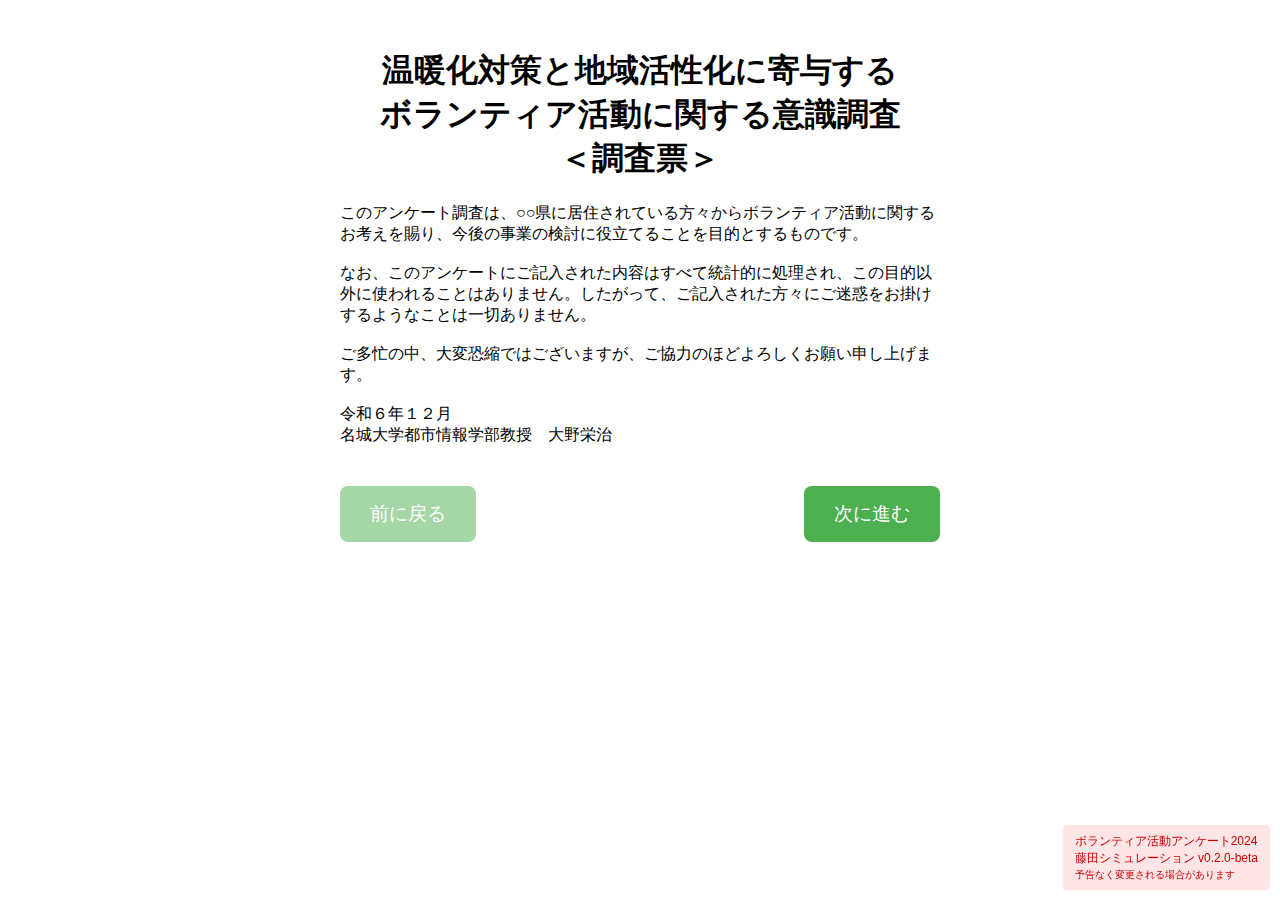
<file: index.html>
<!DOCTYPE html>
<html lang="ja">
<head>
  <meta charset="UTF-8">
  <meta http-equiv="refresh" content="0; url=page1.html">
  <title>Survey Redirect</title>
</head>
<body>
  <p>ページを移動中...</p>
</body>
</html>
</file>
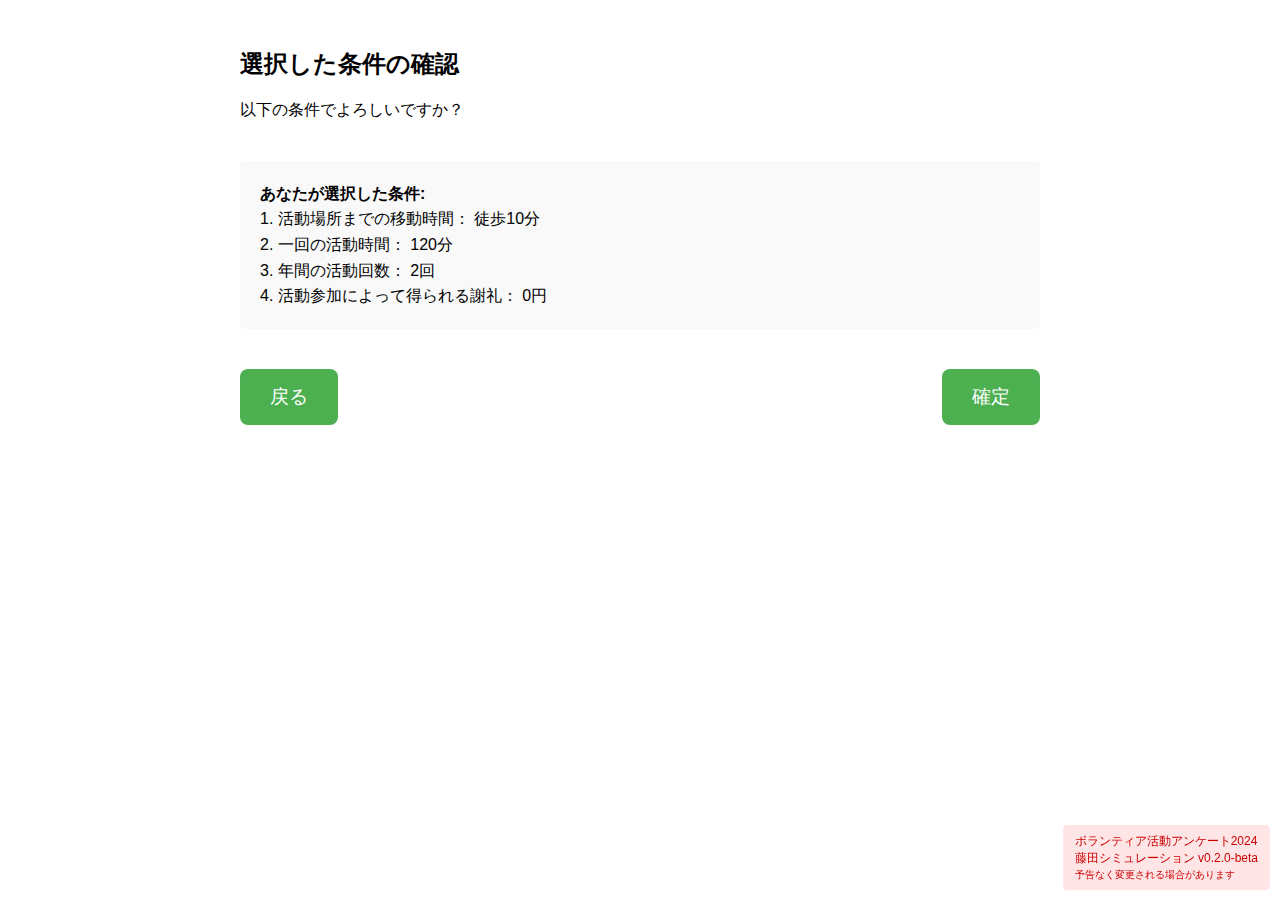
<file: confirm.html>
<!DOCTYPE html>
<html lang="ja">
<head>
<meta charset="UTF-8">
<link rel="stylesheet" href="styles.css"> <!-- 共通CSSファイルをリンク -->
<title>選択条件確認画面</title>
<style>
  body {
    font-family: 'Arial', sans-serif;
    padding: 20px;
  }
  .page-container {
    max-width: 800px;
    margin: 0 auto;
  }
  .selected-conditions {
    margin-top: 40px;
    font-size: 16px;
    line-height: 1.6;
    background: #f9f9f9;
    padding: 20px;
    border-radius: 5px;
  }
  .navigation {
    margin-top: 40px;
    display: flex;
    justify-content: space-between;
  }
</style>
</head>
<body>
<div class="page-container">
  <h2>選択した条件の確認</h2>
  <p>以下の条件でよろしいですか？</p>
  <div class="selected-conditions" id="selected-conditions"></div>

  <div class="navigation">
    <button type="button" class="large-button" onclick="history.back()">戻る</button>
    <button type="button" class="large-button" onclick="location.href='end.html'">確定</button>
  </div>
</div>

<script>
  const params = new URLSearchParams(location.search);

  const dist  = params.get('dist')  || '10分〜10分';
  const time  = params.get('time')  || '120分〜120分';
  const count = params.get('count') || '2回〜2回';
  const pay   = params.get('pay')   || '0円〜0円';

  function formatRangeText(rangeText) {
    if (!rangeText.includes('〜')) return rangeText;
    const parts = rangeText.split('〜');
    if (parts.length === 2) {
      const leftVal = parts[0].trim();
      const rightVal= parts[1].trim();
      if (leftVal === rightVal) return leftVal;
      return leftVal + '〜' + rightVal;
    }
    return rangeText;
  }

  let html = '<strong>あなたが選択した条件:</strong><br>';
  html += `1. 活動場所までの移動時間： 徒歩${formatRangeText(dist)}<br>`;
  html += `2. 一回の活動時間： ${formatRangeText(time)}<br>`;
  html += `3. 年間の活動回数： ${formatRangeText(count)}<br>`;
  html += `4. 活動参加によって得られる謝礼： ${formatRangeText(pay)}<br>`;

  document.getElementById('selected-conditions').innerHTML = html;
</script>
<div style="
  position: fixed; 
  right: 10px; 
  bottom: 10px; 
  background: rgba(255,0,0,0.1); 
  color: #c00; 
  padding: 8px 12px; 
  border-radius: 4px; 
  font-size: 12px; 
  z-index: 9999;">
  ボランティア活動アンケート2024<br>藤田シミュレーション v0.2.0-beta
  <br>
  <small>予告なく変更される場合があります</small>
</div>
</body>
</html>
</file>
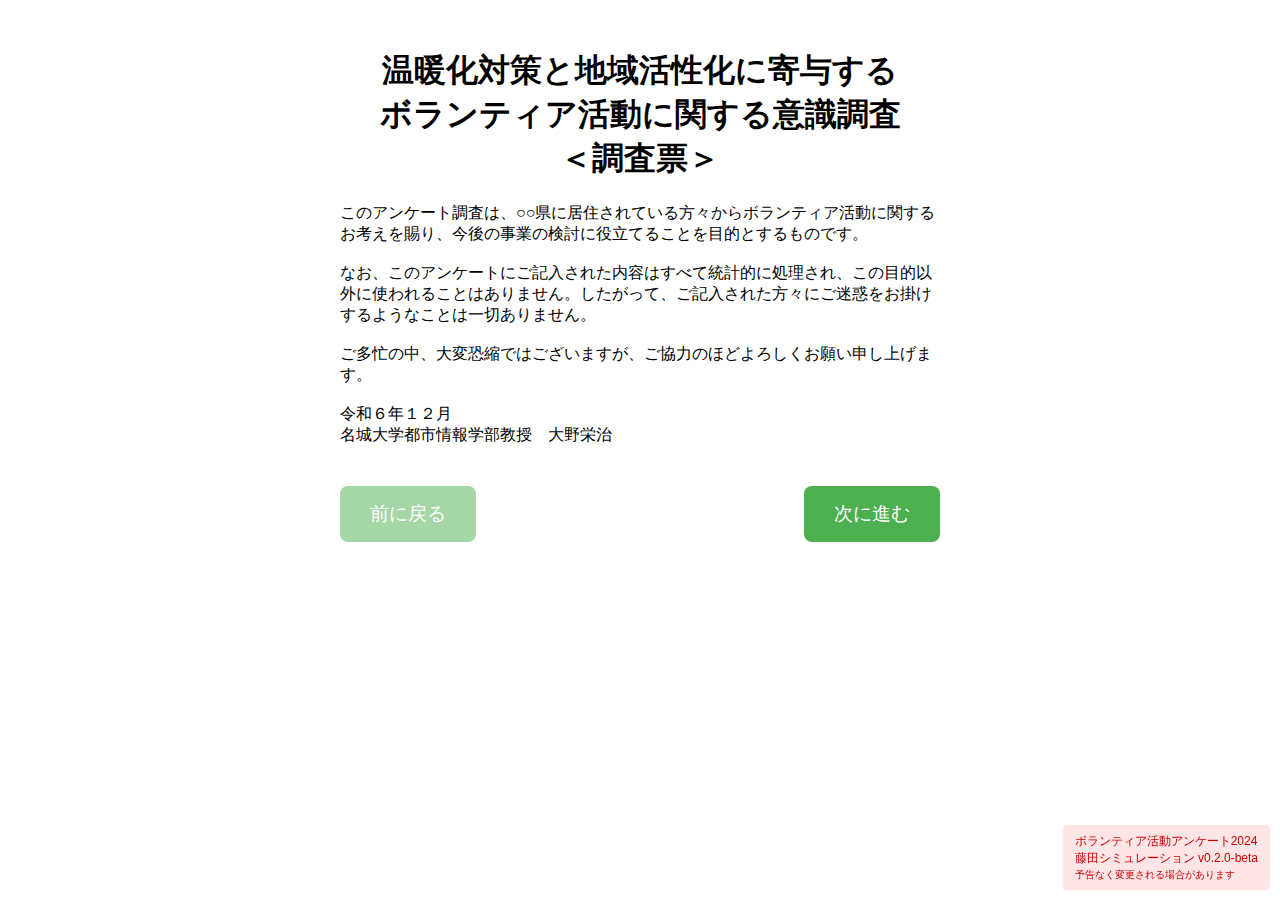
<file: page1.html>
<!DOCTYPE html>
<html lang="ja">
<head>
<meta charset="UTF-8">
<link rel="stylesheet" href="styles.css"> <!-- 共通CSSファイルをリンク -->
<style>
  body {
    font-family: 'Arial', sans-serif;
    padding: 20px;
  }
  .page-container {
    max-width: 600px;
    margin: 0 auto;
  }
  .navigation {
    margin-top: 40px;
    display: flex;
    justify-content: space-between;
  }
  .navigation button:disabled {
    opacity: 0.5;
    cursor: default;
  }

  /* ボタンを大きくするための共通クラス */
  .large-button {
    font-size: 1.2em; /* フォントサイズを大きく */
    padding: 15px 30px; /* パディングを増やしてボタン自体を大きく */
    border-radius: 8px; /* 角を丸くする（オプション） */
    background-color: #4CAF50; /* 背景色（お好みで変更可） */
    color: white; /* テキスト色 */
    border: none; /* ボーダーをなくす */
    cursor: pointer; /* ホバー時にポインターに */
    transition: background-color 0.3s ease, transform 0.2s ease; /* ホバー時のアニメーション */
  }
  .large-button:hover {
    background-color: #45a049; /* ホバー時の背景色 */
    transform: scale(1.05); /* ホバー時にボタンを少し大きく */
  }

  /* レスポンシブデザインの調整 */
  @media (max-width: 768px) {
    .large-button {
      width: 100%;
      padding: 12px 0;
      font-size: 1em;
    }
  }

  /* バージョン情報のフッター */
  footer {
    margin-top: 50px; /* 上部との余白を確保 */
    text-align: center;
    font-size: 12px;
    color: #777;
  }
</style>
</head>
<body>

<div class="page-container">
  <center><h1>温暖化対策と地域活性化に寄与する<br>ボランティア活動に関する意識調査<br>＜調査票＞</h1></center>

  <p>このアンケート調査は、○○県に居住されている方々からボランティア活動に関するお考えを賜り、今後の事業の検討に役立てることを目的とするものです。<br><br>
  なお、このアンケートにご記入された内容はすべて統計的に処理され、この目的以外に使われることはありません。したがって、ご記入された方々にご迷惑をお掛けするようなことは一切ありません。<br><br>
  ご多忙の中、大変恐縮ではございますが、ご協力のほどよろしくお願い申し上げます。<br><br>
  令和６年１２月<br>
  名城大学都市情報学部教授　大野栄治
  </p>

  <div class="navigation">
    <!-- 前に戻るボタン（1ページ目なので無効化または非表示） -->
    <button type="button" class="large-button" disabled>前に戻る</button>
    <!-- 次に進むボタン（次のページへ移動） -->
    <button type="button" class="large-button" onclick="location.href='page2.html'">次に進む</button>
  </div>
</div>

<div style="
  position: fixed; 
  right: 10px; 
  bottom: 10px; 
  background: rgba(255,0,0,0.1); 
  color: #c00; 
  padding: 8px 12px; 
  border-radius: 4px; 
  font-size: 12px; 
  z-index: 9999;">
  ボランティア活動アンケート2024<br>藤田シミュレーション v0.2.0-beta
  <br>
  <small>予告なく変更される場合があります</small>
</div>


</body>
</html>
</file>
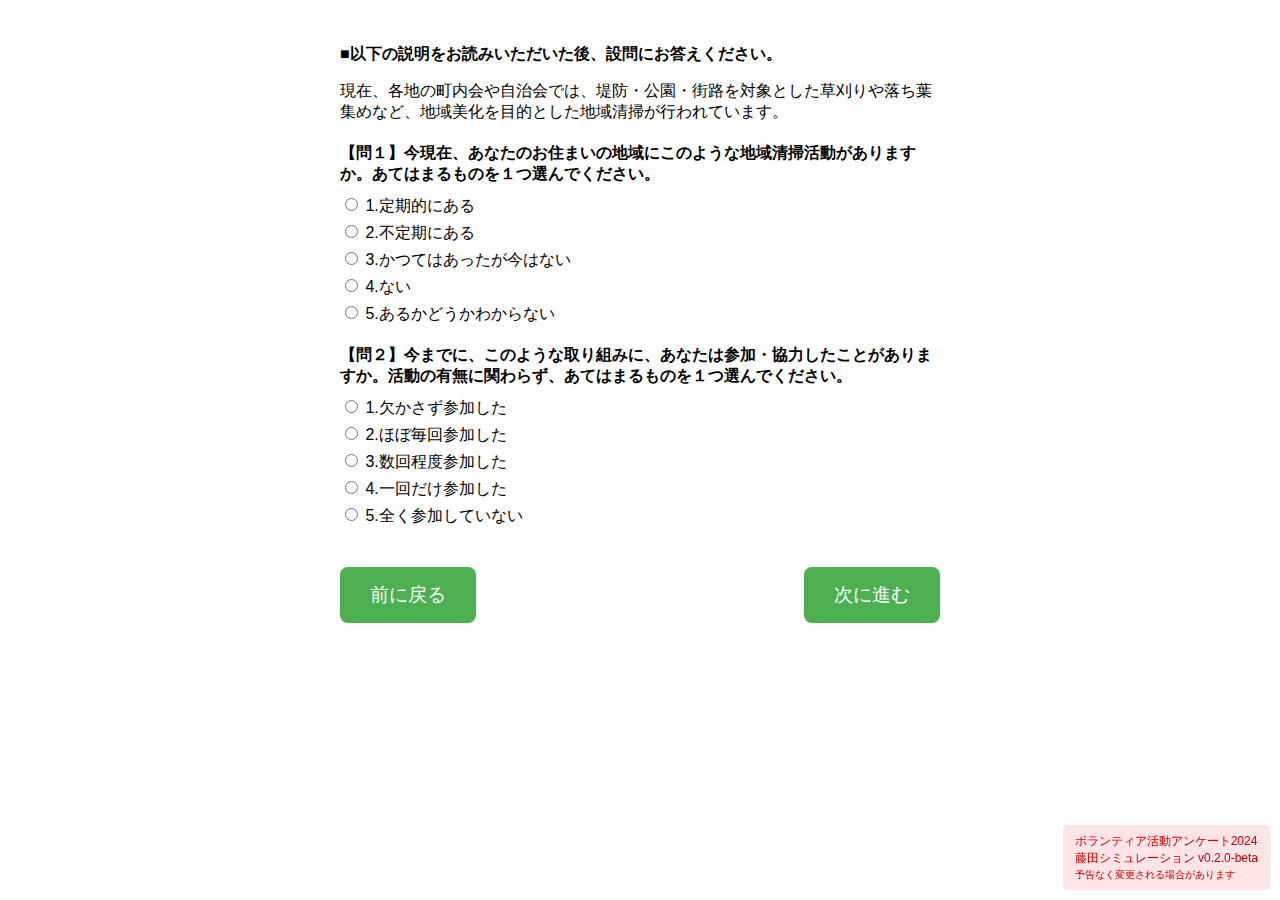
<file: page2.html>
<!DOCTYPE html>
<html lang="ja">
<head>
<meta charset="UTF-8">
<link rel="stylesheet" href="styles.css"> <!-- 共通CSSファイルをリンク -->
<style>
  body {
    font-family: 'Arial', sans-serif;
    padding: 20px;
  }
  .page-container {
    max-width: 600px;
    margin: 0 auto;
  }
  .navigation {
    margin-top: 40px;
    display: flex;
    justify-content: space-between;
  }
  .navigation button:disabled {
    opacity: 0.5;
    cursor: default;
  }

  .question {
    margin-top: 20px;
  }
  .question-label {
    font-weight: bold;
    margin-bottom: 10px;
    display: block;
  }

  .options {
    margin: 10px 0;
  }

  .option-item {
    margin-bottom: 5px;
  }

  /* ボタンを大きくするための共通クラス */
  .large-button {
    font-size: 1.2em; /* フォントサイズを大きく */
    padding: 15px 30px; /* パディングを増やしてボタン自体を大きく */
    border-radius: 8px; /* 角を丸くする（オプション） */
    background-color: #4CAF50; /* 背景色（お好みで変更可） */
    color: white; /* テキスト色 */
    border: none; /* ボーダーをなくす */
    cursor: pointer; /* ホバー時にポインターに */
    transition: background-color 0.3s ease, transform 0.2s ease; /* ホバー時のアニメーション */
  }

  /* ボタンホバー時の効果 */
  .large-button:hover {
    background-color: #45a049; /* ホバー時の背景色 */
    transform: scale(1.05); /* ホバー時にボタンを少し大きく */
  }

  /* レスポンシブデザインの調整 */
  @media (max-width: 768px) {
    .large-button {
      width: 100%; /* 小さい画面ではボタンを幅いっぱいに */
      padding: 12px 0; /* パディングを調整 */
      font-size: 1em; /* フォントサイズを調整 */
    }
  }
</style>
</head>
<body>

<div class="page-container">
  <p><strong>■以下の説明をお読みいただいた後、設問にお答えください。</strong></p>

  <p>現在、各地の町内会や自治会では、堤防・公園・街路を対象とした草刈りや落ち葉集めなど、地域美化を目的とした地域清掃が行われています。</p>

  <!-- 【問１】 -->
  <div class="question" id="question1">
    <span class="question-label">【問１】今現在、あなたのお住まいの地域にこのような地域清掃活動がありますか。あてはまるものを１つ選んでください。</span>
    <div class="options">
      <div class="option-item"><label><input type="radio" name="q1" value="1"> 1.定期的にある</label></div>
      <div class="option-item"><label><input type="radio" name="q1" value="2"> 2.不定期にある</label></div>
      <div class="option-item"><label><input type="radio" name="q1" value="3"> 3.かつてはあったが今はない</label></div>
      <div class="option-item"><label><input type="radio" name="q1" value="4"> 4.ない</label></div>
      <div class="option-item"><label><input type="radio" name="q1" value="5"> 5.あるかどうかわからない</label></div>
    </div>
  </div>

  <!-- 【問２】 -->
  <div class="question" id="question2">
    <span class="question-label">【問２】今までに、このような取り組みに、あなたは参加・協力したことがありますか。活動の有無に関わらず、あてはまるものを１つ選んでください。</span>
    <div class="options">
      <div class="option-item"><label><input type="radio" name="q2" value="1"> 1.欠かさず参加した</label></div>
      <div class="option-item"><label><input type="radio" name="q2" value="2"> 2.ほぼ毎回参加した</label></div>
      <div class="option-item"><label><input type="radio" name="q2" value="3"> 3.数回程度参加した</label></div>
      <div class="option-item"><label><input type="radio" name="q2" value="4"> 4.一回だけ参加した</label></div>
      <div class="option-item"><label><input type="radio" name="q2" value="5"> 5.全く参加していない</label></div>
    </div>
  </div>

  <div class="navigation">
    <!-- 前に戻るボタン -->
    <button type="button" class="large-button" onclick="location.href='page1.html'">前に戻る</button>
    <!-- 次に進むボタン -->
    <button type="button" class="large-button" onclick="validateAndProceed()">次に進む</button>
  </div>
</div>

<script>
  /**
   * 全ての必須質問に回答があるかを検証し、次のページへ遷移します。
   * 回答が不足している場合はアラートを表示します。
   */
  function validateAndProceed() {
    // 【問１】の選択肢を取得
    const q1Selected = document.querySelector('input[name="q1"]:checked');
    // 【問２】の選択肢を取得
    const q2Selected = document.querySelector('input[name="q2"]:checked');

    let errorMessages = [];

    // 【問１】が選択されていない場合
    if (!q1Selected) {
      errorMessages.push("【問１】に回答してください。");
    }

    // 【問２】が選択されていない場合
    if (!q2Selected) {
      errorMessages.push("【問２】に回答してください。");
    }

    if (errorMessages.length > 0) {
      // エラーメッセージを表示
      alert(errorMessages.join("\n"));
      return; // 処理を中断
    }

    // 全ての質問に回答がある場合、次のページへ遷移
    location.href = 'page3.html';
  }
</script>
<div style="
  position: fixed; 
  right: 10px; 
  bottom: 10px; 
  background: rgba(255,0,0,0.1); 
  color: #c00; 
  padding: 8px 12px; 
  border-radius: 4px; 
  font-size: 12px; 
  z-index: 9999;">
  ボランティア活動アンケート2024<br>藤田シミュレーション v0.2.0-beta
  <br>
  <small>予告なく変更される場合があります</small>
</div>
</body>
</html>
</file>
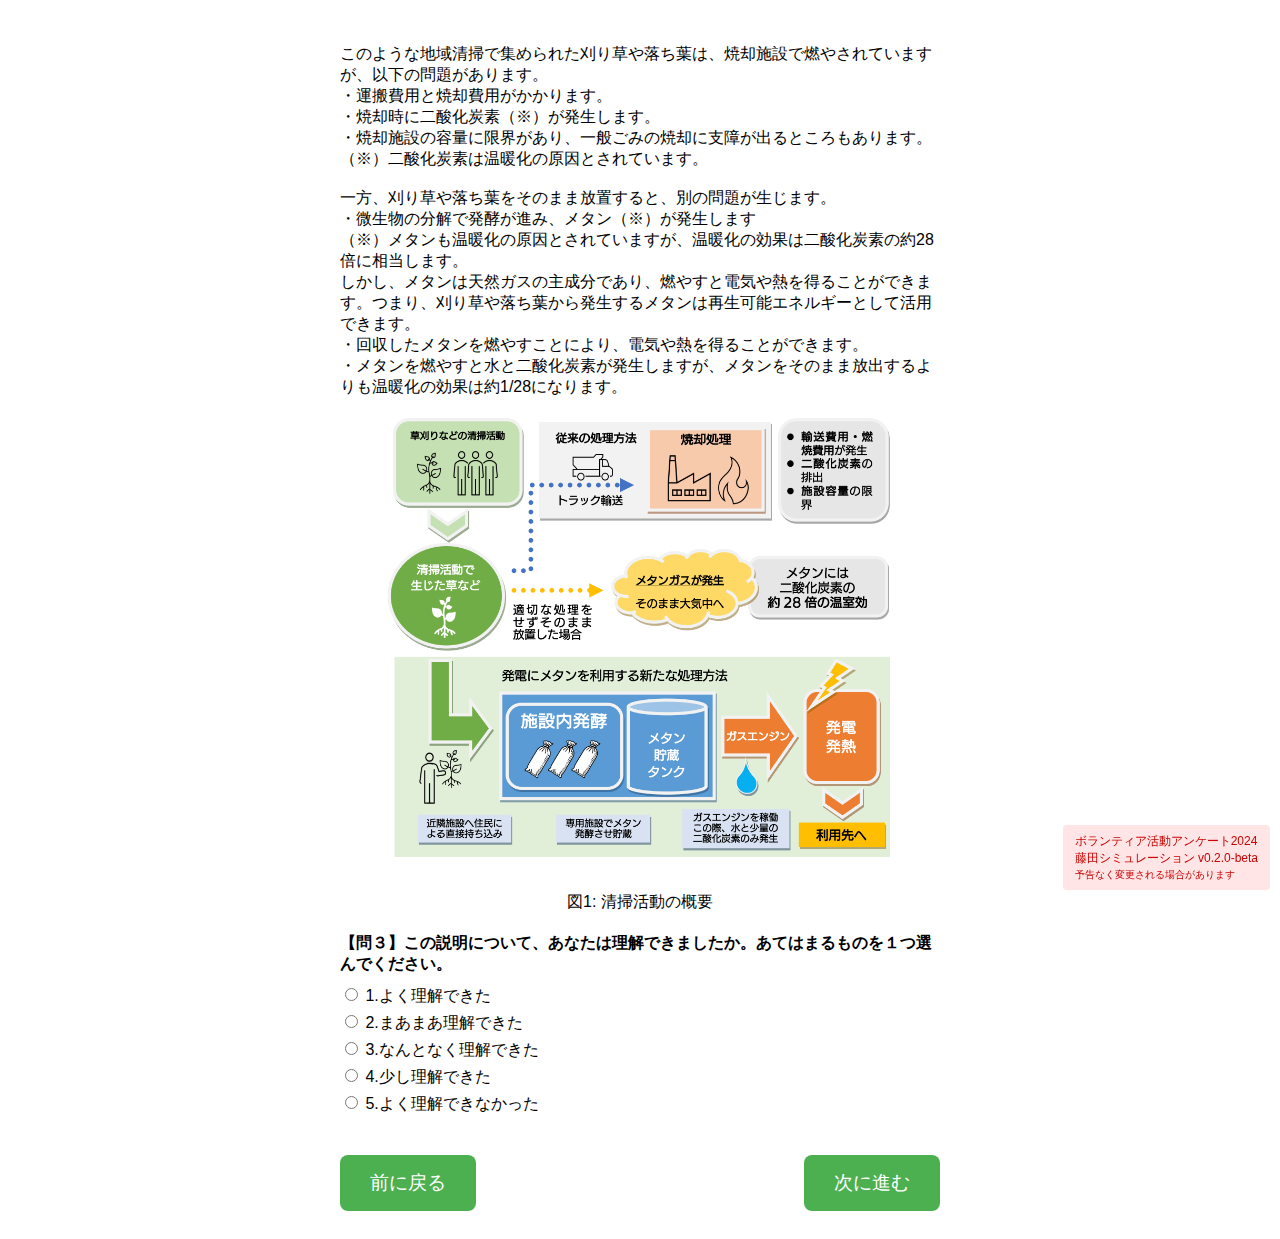
<file: page3.html>
<!DOCTYPE html>
<html lang="ja">
<head>
<meta charset="UTF-8">
<link rel="stylesheet" href="styles.css"> <!-- 共通CSSファイルをリンク -->
<style>
  body {
    font-family: 'Arial', sans-serif;
    padding: 20px;
  }
  .page-container {
    max-width: 600px;
    margin: 0 auto;
  }
  .navigation {
    margin-top: 40px;
    display: flex;
    justify-content: space-between;
  }

  .question {
    margin-top: 20px;
  }
  .question-label {
    font-weight: bold;
    margin-bottom: 10px;
    display: block;
  }

  .options {
    margin: 10px 0;
  }

  .option-item {
    margin-bottom: 5px;
  }

  /* イラストのスタイル */
  .illustration {
    width: 512px; /* 横幅を512pxに指定 */
    max-width: 100%; /* 画面サイズに応じて縮小 */
    height: auto; /* アスペクト比を維持 */
    display: block;
    margin: 0 auto 30px; /* 中央揃えと下部の余白 */
  }

  /* ボタンを大きくするための共通クラス */
  .large-button {
    font-size: 1.2em; /* フォントサイズを大きく */
    padding: 15px 30px; /* パディングを増やしてボタン自体を大きく */
    border-radius: 8px; /* 角を丸くする（オプション） */
    background-color: #4CAF50; /* 背景色（お好みで変更可） */
    color: white; /* テキスト色 */
    border: none; /* ボーダーをなくす */
    cursor: pointer; /* ホバー時にポインターに */
    transition: background-color 0.3s ease, transform 0.2s ease; /* ホバー時のアニメーション */
  }

  /* ボタンホバー時の効果 */
  .large-button:hover {
    background-color: #45a049; /* ホバー時の背景色 */
    transform: scale(1.05); /* ホバー時にボタンを少し大きく */
  }

  /* レスポンシブデザインの調整 */
  @media (max-width: 768px) {
    .large-button {
      width: 100%; /* 小さい画面ではボタンを幅いっぱいに */
      padding: 12px 0; /* パディングを調整 */
      font-size: 1em; /* フォントサイズを調整 */
    }
  }
</style>
</head>
<body>

<div class="page-container">
  <p>このような地域清掃で集められた刈り草や落ち葉は、焼却施設で燃やされていますが、以下の問題があります。<br>
  ・運搬費用と焼却費用がかかります。<br>
  ・焼却時に二酸化炭素（※）が発生します。<br>
  ・焼却施設の容量に限界があり、一般ごみの焼却に支障が出るところもあります。<br>
  （※）二酸化炭素は温暖化の原因とされています。<br><br>

  一方、刈り草や落ち葉をそのまま放置すると、別の問題が生じます。<br>
  ・微生物の分解で発酵が進み、メタン（※）が発生します<br>
  （※）メタンも温暖化の原因とされていますが、温暖化の効果は二酸化炭素の約28倍に相当します。<br>
  しかし、メタンは天然ガスの主成分であり、燃やすと電気や熱を得ることができます。つまり、刈り草や落ち葉から発生するメタンは再生可能エネルギーとして活用できます。<br>
  ・回収したメタンを燃やすことにより、電気や熱を得ることができます。<br>
  ・メタンを燃やすと水と二酸化炭素が発生しますが、メタンをそのまま放出するよりも温暖化の効果は約1/28になります。</p>

  <figure>
    <img src="images/illustration.png" alt="清掃活動のイメージ図" class="illustration">
    <figcaption><center>図1: 清掃活動の概要</center></figcaption>
  </figure>

  <!-- 【問３】 -->
  <div class="question" id="question3">
    <span class="question-label">【問３】この説明について、あなたは理解できましたか。あてはまるものを１つ選んでください。</span>
    <div class="options">
      <div class="option-item"><label><input type="radio" name="q3" value="1"> 1.よく理解できた</label></div>
      <div class="option-item"><label><input type="radio" name="q3" value="2"> 2.まあまあ理解できた</label></div>
      <div class="option-item"><label><input type="radio" name="q3" value="3"> 3.なんとなく理解できた</label></div>
      <div class="option-item"><label><input type="radio" name="q3" value="4"> 4.少し理解できた</label></div>
      <div class="option-item"><label><input type="radio" name="q3" value="5"> 5.よく理解できなかった</label></div>
    </div>
  </div>

  <div class="navigation">
    <!-- 前に戻るボタン -->
    <button type="button" class="large-button" onclick="location.href='page2.html'">前に戻る</button>
    <!-- 次に進むボタン -->
    <button type="button" class="large-button" onclick="validateAndProceed()">次に進む</button>
  </div>
</div>

<script>
  /**
   * 【問３】に回答があるかを検証し、次のページへ遷移します。
   * 回答が不足している場合はアラートを表示します。
   */
  function validateAndProceed() {
    // 【問３】の選択肢を取得
    const q3Selected = document.querySelector('input[name="q3"]:checked');

    let errorMessages = [];

    // 【問３】が選択されていない場合
    if (!q3Selected) {
      errorMessages.push("【問３】に回答してください。");
    }

    if (errorMessages.length > 0) {
      // エラーメッセージを表示
      alert(errorMessages.join("\n"));
      return; // 処理を中断
    }

    // 全ての質問に回答がある場合、次のページへ遷移
    location.href = 'page4.html';
  }
</script>

<div style="
  position: fixed; 
  right: 10px; 
  bottom: 10px; 
  background: rgba(255,0,0,0.1); 
  color: #c00; 
  padding: 8px 12px; 
  border-radius: 4px; 
  font-size: 12px; 
  z-index: 9999;">
  ボランティア活動アンケート2024<br>藤田シミュレーション v0.2.0-beta
  <br>
  <small>予告なく変更される場合があります</small>
</div>

</body>
</html>
</file>
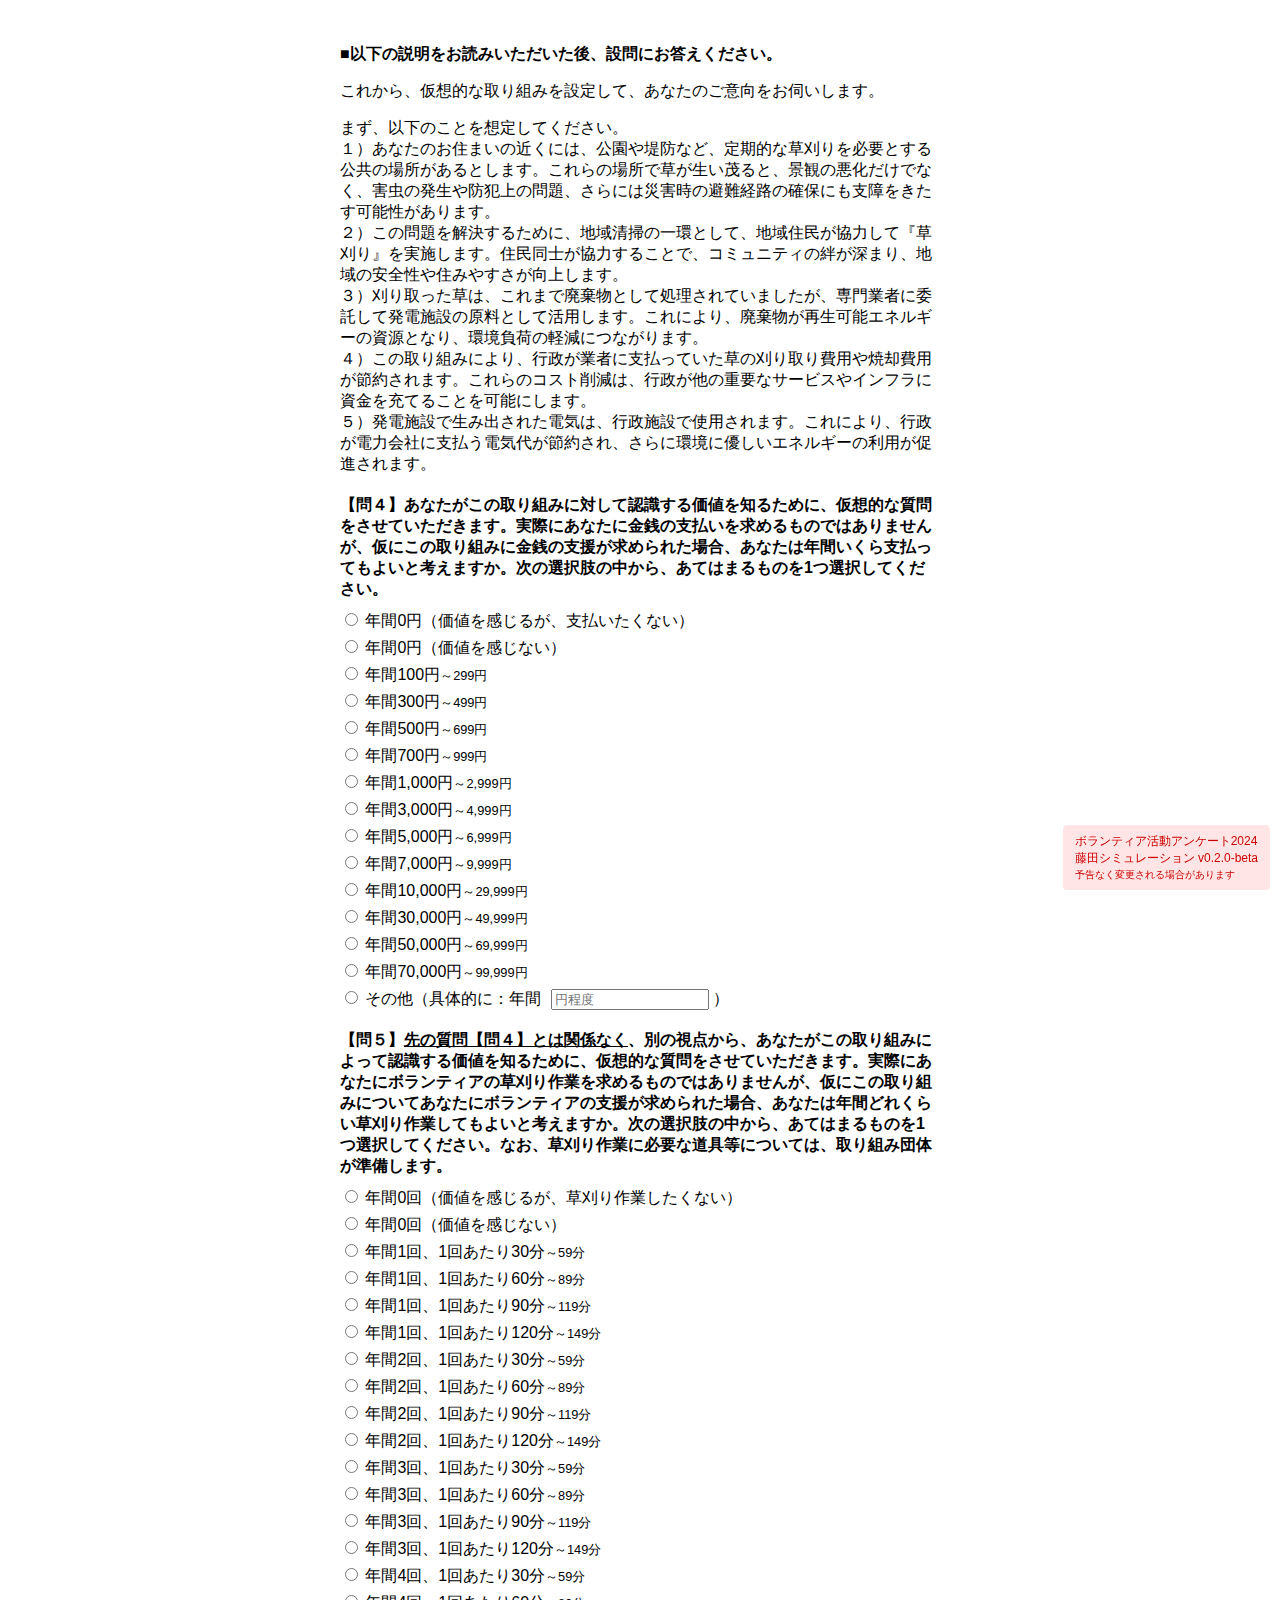
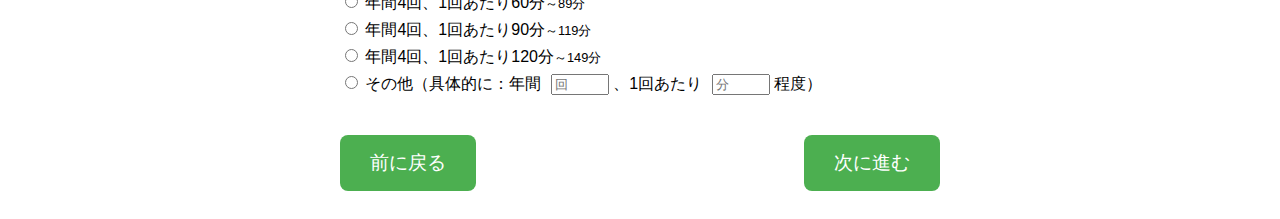
<file: page4.html>
<!DOCTYPE html>
<html lang="ja">
<head>
<meta charset="UTF-8">
<link rel="stylesheet" href="styles.css"> <!-- 共通CSSファイルをリンク -->
</head>
<body>

<div class="page-container">
  <p><strong>■以下の説明をお読みいただいた後、設問にお答えください。</strong></p>

  <p>これから、仮想的な取り組みを設定して、あなたのご意向をお伺いします。</p>

  <p>まず、以下のことを想定してください。<br>
  １）あなたのお住まいの近くには、公園や堤防など、定期的な草刈りを必要とする公共の場所があるとします。これらの場所で草が生い茂ると、景観の悪化だけでなく、害虫の発生や防犯上の問題、さらには災害時の避難経路の確保にも支障をきたす可能性があります。<br>
  ２）この問題を解決するために、地域清掃の一環として、地域住民が協力して『草刈り』を実施します。住民同士が協力することで、コミュニティの絆が深まり、地域の安全性や住みやすさが向上します。<br>
  ３）刈り取った草は、これまで廃棄物として処理されていましたが、専門業者に委託して発電施設の原料として活用します。これにより、廃棄物が再生可能エネルギーの資源となり、環境負荷の軽減につながります。<br>
  ４）この取り組みにより、行政が業者に支払っていた草の刈り取り費用や焼却費用が節約されます。これらのコスト削減は、行政が他の重要なサービスやインフラに資金を充てることを可能にします。<br>
  ５）発電施設で生み出された電気は、行政施設で使用されます。これにより、行政が電力会社に支払う電気代が節約され、さらに環境に優しいエネルギーの利用が促進されます。</p>

  <div class="question" id="question4">
    <span class="question-label">【問４】あなたがこの取り組みに対して認識する価値を知るために、仮想的な質問をさせていただきます。実際にあなたに金銭の支払いを求めるものではありませんが、仮にこの取り組みに金銭の支援が求められた場合、あなたは年間いくら支払ってもよいと考えますか。次の選択肢の中から、あてはまるものを1つ選択してください。</span>
    <div class="options">
      <div class="option-item">
        <label>
          <input type="radio" name="q4" value="0yen_value"> 年間0円（価値を感じるが、支払いたくない）
        </label>
      </div>
      <div class="option-item">
        <label>
          <input type="radio" name="q4" value="0yen_no_value"> 年間0円（価値を感じない）
        </label>
      </div>
      <div class="option-item">
        <label>
          <input type="radio" name="q4" value="100-299"> 年間100円<span class="small-text">～299円</span>
        </label>
      </div>
      <div class="option-item">
        <label>
          <input type="radio" name="q4" value="300-499"> 年間300円<span class="small-text">～499円</span>
        </label>
      </div>
      <div class="option-item">
        <label>
          <input type="radio" name="q4" value="500-699"> 年間500円<span class="small-text">～699円</span>
        </label>
      </div>
      <div class="option-item">
        <label>
          <input type="radio" name="q4" value="700-999"> 年間700円<span class="small-text">～999円</span>
        </label>
      </div>
      <div class="option-item">
        <label>
          <input type="radio" name="q4" value="1000-2999"> 年間1,000円<span class="small-text">～2,999円</span>
        </label>
      </div>
      <div class="option-item">
        <label>
          <input type="radio" name="q4" value="3000-4999"> 年間3,000円<span class="small-text">～4,999円</span>
        </label>
      </div>
      <div class="option-item">
        <label>
          <input type="radio" name="q4" value="5000-6999"> 年間5,000円<span class="small-text">～6,999円</span>
        </label>
      </div>
      <div class="option-item">
        <label>
          <input type="radio" name="q4" value="7000-9999"> 年間7,000円<span class="small-text">～9,999円</span>
        </label>
      </div>
      <div class="option-item">
        <label>
          <input type="radio" name="q4" value="10000-29999"> 年間10,000円<span class="small-text">～29,999円</span>
        </label>
      </div>
      <div class="option-item">
        <label>
          <input type="radio" name="q4" value="30000-49999"> 年間30,000円<span class="small-text">～49,999円</span>
        </label>
      </div>
      <div class="option-item">
        <label>
          <input type="radio" name="q4" value="50000-69999"> 年間50,000円<span class="small-text">～69,999円</span>
        </label>
      </div>
      <div class="option-item">
        <label>
          <input type="radio" name="q4" value="70000-99999"> 年間70,000円<span class="small-text">～99,999円</span>
        </label>
      </div>
      <div class="option-item">
        <label>
          <input type="radio" name="q4" value="other"> その他（具体的に：年間
        </label>
        <input type="text" name="q4_other_amount" placeholder="円程度">
        <label>）</label>
      </div>
    </div>
  </div>

  <div class="question" id="question5">
    <span class="question-label">【問５】<u>先の質問【問４】とは関係なく</u>、別の視点から、あなたがこの取り組みによって認識する価値を知るために、仮想的な質問をさせていただきます。実際にあなたにボランティアの草刈り作業を求めるものではありませんが、仮にこの取り組みについてあなたにボランティアの支援が求められた場合、あなたは年間どれくらい草刈り作業してもよいと考えますか。次の選択肢の中から、あてはまるものを1つ選択してください。なお、草刈り作業に必要な道具等については、取り組み団体が準備します。</span>
    <div class="options">
      <div class="option-item">
        <label>
          <input type="radio" name="q5" value="0times_value"> 年間0回（価値を感じるが、草刈り作業したくない）
        </label>
      </div>
      <div class="option-item">
        <label>
          <input type="radio" name="q5" value="0times_no_value"> 年間0回（価値を感じない）
        </label>
      </div>
      <div class="option-item">
        <label>
          <input type="radio" name="q5" value="1time_30-59"> 年間1回、1回あたり30分<span class="small-text">～59分</span>
        </label>
      </div>
      <div class="option-item">
        <label>
          <input type="radio" name="q5" value="1time_60-89"> 年間1回、1回あたり60分<span class="small-text">～89分</span>
        </label>
      </div>
      <div class="option-item">
        <label>
          <input type="radio" name="q5" value="1time_90-119"> 年間1回、1回あたり90分<span class="small-text">～119分</span>
        </label>
      </div>
      <div class="option-item">
        <label>
          <input type="radio" name="q5" value="1time_120-149"> 年間1回、1回あたり120分<span class="small-text">～149分</span>
        </label>
      </div>

      <div class="option-item">
        <label>
          <input type="radio" name="q5" value="2times_30-59"> 年間2回、1回あたり30分<span class="small-text">～59分</span>
        </label>
      </div>
      <div class="option-item">
        <label>
          <input type="radio" name="q5" value="2times_60-89"> 年間2回、1回あたり60分<span class="small-text">～89分</span>
        </label>
      </div>
      <div class="option-item">
        <label>
          <input type="radio" name="q5" value="2times_90-119"> 年間2回、1回あたり90分<span class="small-text">～119分</span>
        </label>
      </div>
      <div class="option-item">
        <label>
          <input type="radio" name="q5" value="2times_120-149"> 年間2回、1回あたり120分<span class="small-text">～149分</span>
        </label>
      </div>

      <div class="option-item">
        <label>
          <input type="radio" name="q5" value="3times_30-59"> 年間3回、1回あたり30分<span class="small-text">～59分</span>
        </label>
      </div>
      <div class="option-item">
        <label>
          <input type="radio" name="q5" value="3times_60-89"> 年間3回、1回あたり60分<span class="small-text">～89分</span>
        </label>
      </div>
      <div class="option-item">
        <label>
          <input type="radio" name="q5" value="3times_90-119"> 年間3回、1回あたり90分<span class="small-text">～119分</span>
        </label>
      </div>
      <div class="option-item">
        <label>
          <input type="radio" name="q5" value="3times_120-149"> 年間3回、1回あたり120分<span class="small-text">～149分</span>
        </label>
      </div>

      <div class="option-item">
        <label>
          <input type="radio" name="q5" value="4times_30-59"> 年間4回、1回あたり30分<span class="small-text">～59分</span>
        </label>
      </div>
      <div class="option-item">
        <label>
          <input type="radio" name="q5" value="4times_60-89"> 年間4回、1回あたり60分<span class="small-text">～89分</span>
        </label>
      </div>
      <div class="option-item">
        <label>
          <input type="radio" name="q5" value="4times_90-119"> 年間4回、1回あたり90分<span class="small-text">～119分</span>
        </label>
      </div>
      <div class="option-item">
        <label>
          <input type="radio" name="q5" value="4times_120-149"> 年間4回、1回あたり120分<span class="small-text">～149分</span>
        </label>
      </div>

      <div class="option-item">
        <label>
          <input type="radio" name="q5" value="other"> その他（具体的に：年間
        </label>
        <input type="text" name="q5_other_times" placeholder="回" style="width:50px;">
        、1回あたり
        <input type="text" name="q5_other_minutes" placeholder="分" style="width:50px;">
        程度）
      </div>
    </div>
  </div>

  <div class="navigation">
    <!-- 前に戻るボタン -->
    <button type="button" class="large-button" onclick="location.href='page3.html'">前に戻る</button>
    <!-- 次に進むボタン -->
    <button type="button" class="large-button" onclick="validateAndProceed()">次に進む</button>
  </div>
</div>

<script>
  /**
   * 【問４】と【問５】に回答があるかを検証し、必要に応じて「その他」の入力も確認します。
   * 回答が不足している場合はアラートを表示し、ページ遷移を中断します。
   */
  function validateAndProceed() {
    // 【問４】の選択肢を取得
    const q4Selected = document.querySelector('input[name="q4"]:checked');
    // 【問５】の選択肢を取得
    const q5Selected = document.querySelector('input[name="q5"]:checked');

    let errorMessages = [];

    // 【問４】が選択されていない場合
    if (!q4Selected) {
      errorMessages.push("【問４】に回答してください。");
    } else if (q4Selected.value === "other") {
      // 【問４】で「その他」を選択した場合、金額入力が必要
      const q4OtherAmount = document.querySelector('input[name="q4_other_amount"]').value.trim();
      if (q4OtherAmount === "") {
        errorMessages.push("【問４】の「その他」を選択した場合、具体的な金額を入力してください。");
      } else if (isNaN(q4OtherAmount)) {
        errorMessages.push("【問４】の金額には数字を入力してください。");
      }
    }

    // 【問５】が選択されていない場合
    if (!q5Selected) {
      errorMessages.push("【問５】に回答してください。");
    } else if (q5Selected.value === "other") {
      // 【問５】で「その他」を選択した場合、回数と分数の入力が必要
      const q5OtherTimes = document.querySelector('input[name="q5_other_times"]').value.trim();
      const q5OtherMinutes = document.querySelector('input[name="q5_other_minutes"]').value.trim();

      if (q5OtherTimes === "") {
        errorMessages.push("【問５】の「その他」を選択した場合、具体的な年間回数を入力してください。");
      } else if (isNaN(q5OtherTimes)) {
        errorMessages.push("【問５】の年間回数には数字を入力してください。");
      }

      if (q5OtherMinutes === "") {
        errorMessages.push("【問５】の「その他」を選択した場合、1回あたりの分数を入力してください。");
      } else if (isNaN(q5OtherMinutes)) {
        errorMessages.push("【問５】の1回あたりの分数には数字を入力してください。");
      }
    }

    if (errorMessages.length > 0) {
      // エラーメッセージを表示
      alert(errorMessages.join("\n"));
      return; // 処理を中断
    }

    // 全ての質問に回答がある場合、必要に応じて「その他」の入力を含めてパラメータを設定
    let params = new URLSearchParams();

    // 【問４】の値
    if (q4Selected.value === "other") {
      const q4OtherAmount = document.querySelector('input[name="q4_other_amount"]').value.trim();
      params.set('q4', `その他: ${q4OtherAmount}円`);
    } else {
      params.set('q4', q4Selected.value);
    }

    // 【問５】の値
    if (q5Selected.value === "other") {
      const q5OtherTimes = document.querySelector('input[name="q5_other_times"]').value.trim();
      const q5OtherMinutes = document.querySelector('input[name="q5_other_minutes"]').value.trim();
      params.set('q5', `その他: 年間${q5OtherTimes}回、1回あたり${q5OtherMinutes}分`);
    } else {
      params.set('q5', q5Selected.value);
    }

    // 次のページへパラメータを渡して遷移
    location.href = 'page5.html?' + params.toString();
  }
</script>

<div style="
  position: fixed; 
  right: 10px; 
  bottom: 10px; 
  background: rgba(255,0,0,0.1); 
  color: #c00; 
  padding: 8px 12px; 
  border-radius: 4px; 
  font-size: 12px; 
  z-index: 9999;">
  ボランティア活動アンケート2024<br>藤田シミュレーション v0.2.0-beta
  <br>
  <small>予告なく変更される場合があります</small>
</div>

</body>
</html>
</file>
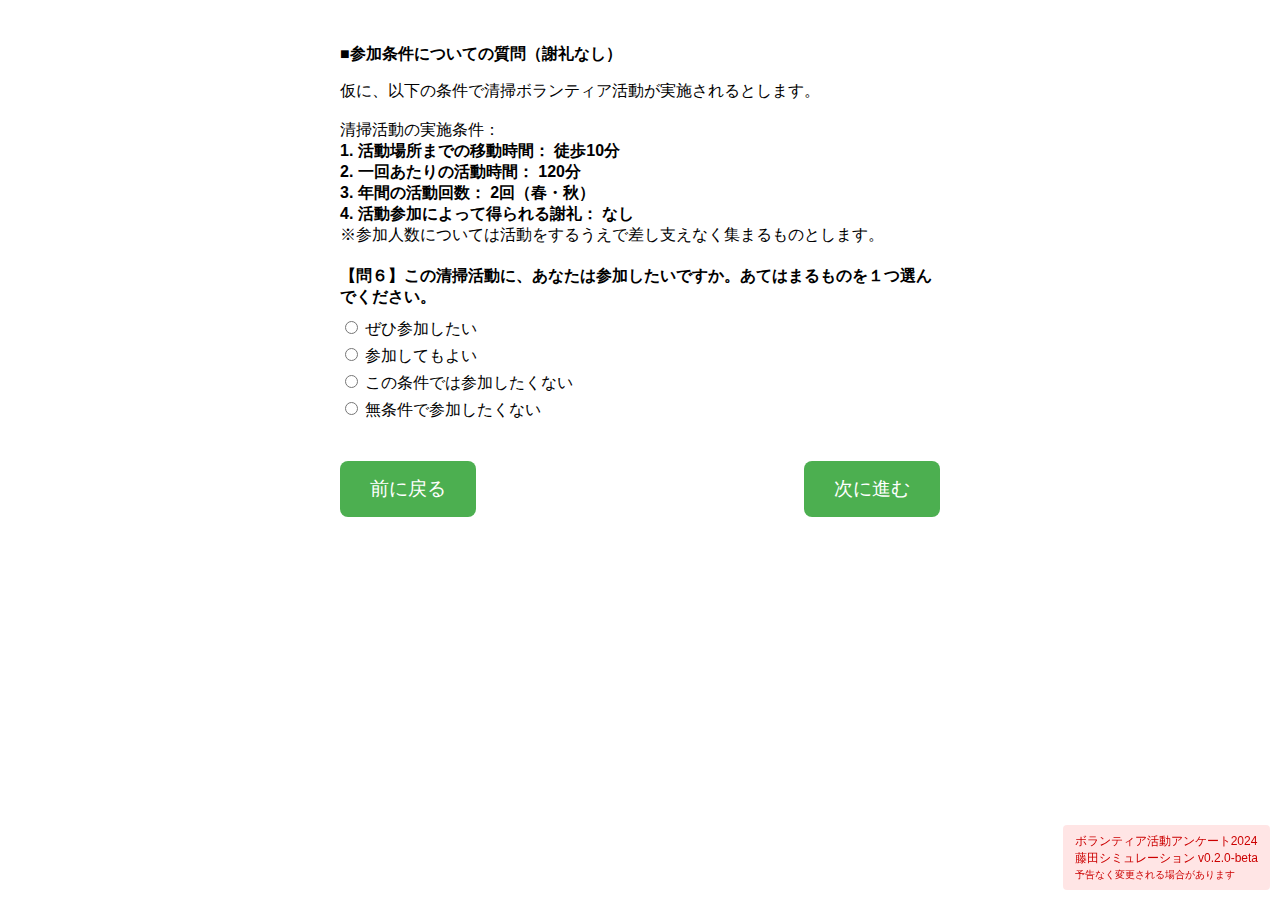
<file: page5.html>
<!DOCTYPE html>
<html lang="ja">
<head>
<meta charset="UTF-8">
<link rel="stylesheet" href="styles.css"> <!-- 共通CSSファイルをリンク -->
<title>仮想ボランティア活動への参加意思確認(5ページ目)</title>
<style>
  body {
    font-family: 'Arial', sans-serif;
    padding: 20px;
  }
  .page-container {
    max-width: 600px;
    margin: 0 auto;
  }
  .navigation {
    margin-top: 40px;
    display: flex;
    justify-content: space-between;
  }
  .question {
    margin-top: 20px;
  }
  .question-label {
    font-weight: bold;
    margin-bottom: 10px;
    display: block;
  }
  .options {
    margin: 10px 0;
  }
  .option-item {
    margin-bottom: 5px;
  }
  #q7-container {
    display: none;
    margin-top: 20px;
  }
</style>
</head>
<body>

<div class="page-container">
  <p><strong>■参加条件についての質問（謝礼なし）</strong></p>
  <p>
    仮に、以下の条件で清掃ボランティア活動が実施されるとします。<br><br>
    清掃活動の実施条件：<br><b>
    1. 活動場所までの移動時間： 徒歩10分<br>
    2. 一回あたりの活動時間： 120分<br>
    3. 年間の活動回数： 2回（春・秋）<br>
    4. 活動参加によって得られる謝礼： なし<br></b>
    ※参加人数については活動をするうえで差し支えなく集まるものとします。
  </p>

  <div class="question">
    <span class="question-label">【問６】この清掃活動に、あなたは参加したいですか。あてはまるものを１つ選んでください。</span>
    <div class="options">
      <!-- 参加したい -->
      <div class="option-item">
        <label><input type="radio" name="q6" value="参加したい" onclick="toggleQ7(false)"> ぜひ参加したい</label>
      </div>

      <!-- 参加してもよい -->
      <div class="option-item">
        <label><input type="radio" name="q6" value="参加してもよい" onclick="toggleQ7(false)"> 参加してもよい</label>
      </div>

      <!-- 参加したくない(理由を選ぶ) -->
      <div class="option-item">
        <label><input type="radio" name="q6" value="参加したくない" onclick="toggleQ7(true)"> この条件では参加したくない</label>
      </div>

      <!-- 無条件で参加したくない -->
      <div class="option-item">
        <label><input type="radio" name="q6" value="無条件で参加したくない" onclick="toggleQ7(false)"> 無条件で参加したくない</label>
      </div>
    </div>
  </div>

  <!-- 参加したくない(理由を選ぶ) を選んだ場合のみ表示する問7 -->
  <div id="q7-container" class="question">
    <span class="question-label">【問７】清掃活動の実施条件のうち、参加をためらう要因となる項目をすべて選んでください。（複数選択可）</span>
    <div class="options">
      <div class="option-item">
        <label><input type="checkbox" name="q7[]" value="distance"> 活動場所までの移動時間</label>
      </div>
      <div class="option-item">
        <label><input type="checkbox" name="q7[]" value="time"> 一回の活動時間</label>
      </div>
      <div class="option-item">
        <label><input type="checkbox" name="q7[]" value="count"> 年間の活動回数</label>
      </div>
      <div class="option-item">
        <label><input type="checkbox" name="q7[]" value="payment"> 活動参加によって得られる謝礼</label>
      </div>
    </div>
  </div>

  <div class="navigation">
    <!-- 前に戻るボタン -->
    <button type="button" class="large-button" onclick="location.href='page4.html'">前に戻る</button>
    <!-- 次に進むボタン -->
    <button type="button" class="large-button" onclick="goNextPage()">次に進む</button>
  </div>
</div>

<script>
  let isWantToJoin = false;

  function toggleQ7(show) {
    const q7Container = document.getElementById('q7-container');
    if (show) {
      // 「参加したくない(理由を選ぶ)」が選ばれた
      q7Container.style.display = 'block';
      isWantToJoin = false;
    } else {
      // 「参加したい」 or 「無条件で参加したくない」
      q7Container.style.display = 'none';
      isWantToJoin = true;
    }
  }

  function goNextPage() {
    const q6Val = document.querySelector('input[name="q6"]:checked');
    if (!q6Val) {
      alert("【問６】に回答してください。");
      return;
    }

    if (q6Val.value === "参加したい") {
      // 参加したい → 満足条件を問うページへ
      location.href = 'page6_forSatisfaction.html';
      return;
    }

    if (q6Val.value === "参加したくない") {
      // 「参加したくない(理由を選ぶ)」の場合、問７チェックが必須
      const q7Checks = document.querySelectorAll('input[name="q7[]"]:checked');
      if (q7Checks.length === 0) {
        // エラー
        alert("【問７】で、少なくとも1つは選択してください。");
        return; // 中断
      }
      // 選択された要因を factors に渡す
      let selectedValues = [];
      q7Checks.forEach(chk => {
        selectedValues.push(chk.value);
      });
      const params = new URLSearchParams();
      params.set('factors', selectedValues.join(','));

      // 要因スライダ(page6.html)へ遷移
      location.href = 'page6.html?' + params.toString();
      return;
    }

    if (q6Val.value === "無条件で参加したくない") {
      // 無条件 → end へ飛ぶ or 別のフロー
      location.href = 'end.html';
      return;
    }
  }
</script>
<div style="
  position: fixed; 
  right: 10px; 
  bottom: 10px; 
  background: rgba(255,0,0,0.1); 
  color: #c00; 
  padding: 8px 12px; 
  border-radius: 4px; 
  font-size: 12px; 
  z-index: 9999;">
  ボランティア活動アンケート2024<br>藤田シミュレーション v0.2.0-beta
  <br>
  <small>予告なく変更される場合があります</small>
</div>
</body>
</html>
</file>
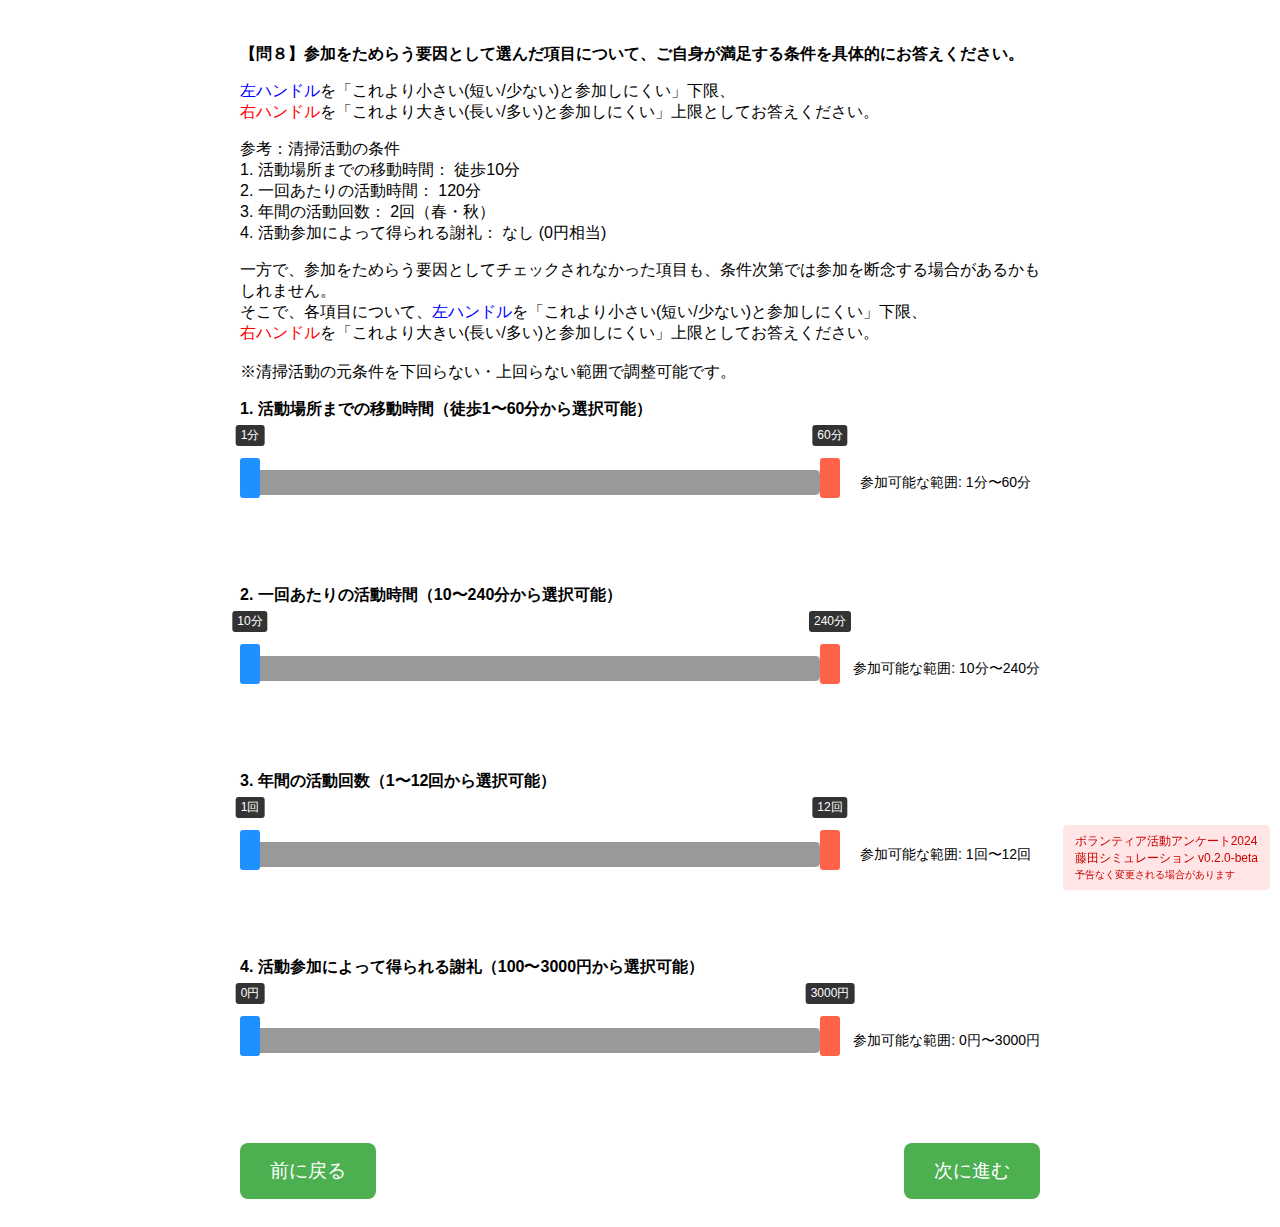
<file: page6.html>
<!DOCTYPE html>
<html lang="ja">
<head>
  <meta charset="UTF-8">
  <link rel="stylesheet" href="styles.css"> <!-- 共通CSSファイルをリンク -->
  <title>満足条件と参加可能な下限と上限の設問（問6：条件付き参加）</title>
  <style>
    body {
      font-family: 'Arial', sans-serif;
      padding: 20px;
    }

    .page-container {
      max-width: 800px;
      margin: 0 auto;
    }

    .section-title {
      font-weight: bold;
      font-size: 18px;
      margin-top: 40px;
      margin-bottom: 10px;
    }

    .slider-label {
      margin-bottom: 50px; 
      font-weight: bold;
      font-size: 16px;
    }

    .slider-row {
      display: flex;
      align-items: center;
      margin-bottom: 90px; 
    }

    .slider-container {
      position: relative;
      width: 600px; 
      height: 25px; 
      background: #ddd;
      border-radius: 5px;
    }

    /* ハンドルの共通CSS */
    .slider-handle {
      position: absolute;
      width: 20px; 
      height: 40px; 
      cursor: grab;
      top: -12px; 
      border-radius: 3px;
      z-index: 2; /* ハンドルを前面に */
    }
    /* 左ハンドル(最小)を青系 */
    .left-handle {
      background: #1e90ff; 
    }
    /* 右ハンドル(最大)を赤系 */
    .right-handle {
      background: #ff6347;
    }

    .slider-handle .handle-value {
      position: absolute;
      bottom: 100%;
      left: 50%;
      transform: translateX(-50%);
      background: #333;
      color: #fff;
      padding: 2px 5px;
      border-radius: 3px;
      white-space: nowrap;
      font-size: 12px;
      margin-bottom: 12px;
    }

    .range {
      position: absolute;
      height: 100%;
      background: #999;
      top: 0;
      border-radius: 5px;
      z-index: 1;
    }

    .slider-output {
      margin-left: 20px;
      white-space: nowrap;
      font-size: 14px;
    }

    .marker {
      position: absolute;
      top: 0;
      width: 2px;
      height: 100%;
      background: rgba(0,0,0,0.3);
    }

    .navigation {
      margin-top: 40px;
      display: flex;
      justify-content: space-between;
    }

    .selected-conditions {
      margin-top: 40px;
      font-size: 16px;
      line-height: 1.6;
      background: #f9f9f9;
      padding: 20px;
      border-radius: 5px;
    }

    /* スライダセクション初期は非表示にし、JavaScriptで必要なものだけ表示 */
    .slider-section {
      display: none;
    }
  </style>
</head>
<body>

<div class="page-container">

  <!-- (A) 「チェックされた要因」用セクション -->
  
  <p><b>【問８】参加をためらう要因として選んだ項目について、ご自身が満足する条件を具体的にお答えください。</b></p>
  <span style="color:blue;">左ハンドル</span>を「これより小さい(短い/少ない)と参加しにくい」下限、<br>
    <span style="color:red;">右ハンドル</span>を「これより大きい(長い/多い)と参加しにくい」上限としてお答えください。
  <p>参考：清掃活動の条件<br>
    1. 活動場所までの移動時間： 徒歩10分<br>
    2. 一回あたりの活動時間： 120分<br>
    3. 年間の活動回数： 2回（春・秋）<br>
    4. 活動参加によって得られる謝礼： なし (0円相当)
  </p>

  <!-- 移動距離スライダ (チェックされた要因) -->
  <div id="distance-section" class="slider-section">
    <div class="slider-label">1. 活動場所までの移動時間（徒歩1〜60分から選択可能）</div>
    <div class="slider-row">
      <div class="slider-container">
        <div id="range1" class="range"></div>
        <div id="slider1-left"  class="slider-handle left-handle"><span class="handle-value"></span></div>
        <div id="slider1-right" class="slider-handle right-handle"><span class="handle-value"></span></div>
        <!-- 参考マーカー(例:10分=15.3%) -->
        <div class="marker" style="left:15.3%;"></div>
      </div>
      <div class="slider-output">
        参加可能な範囲: <span id="output1"></span>
      </div>
    </div>
  </div>

  <!-- 作業時間スライダ (チェックされた要因) -->
  <div id="time-section" class="slider-section">
    <div class="slider-label">2. 一回あたりの活動時間（10〜240分から選択可能）</div>
    <div class="slider-row">
      <div class="slider-container">
        <div id="range2" class="range"></div>
        <div id="slider2-left"  class="slider-handle left-handle"><span class="handle-value"></span></div>
        <div id="slider2-right" class="slider-handle right-handle"><span class="handle-value"></span></div>
        <div class="marker" style="left:47.8%;"></div>
      </div>
      <div class="slider-output">
        参加可能な範囲: <span id="output2"></span>
      </div>
    </div>
  </div>

  <!-- 回数スライダ (チェックされた要因) -->
  <div id="count-section" class="slider-section">
    <div class="slider-label">3. 年間の活動回数（1〜12回から選択可能）</div>
    <div class="slider-row">
      <div class="slider-container">
        <div id="range3" class="range"></div>
        <div id="slider3-left"  class="slider-handle left-handle"><span class="handle-value"></span></div>
        <div id="slider3-right" class="slider-handle right-handle"><span class="handle-value"></span></div>
        <div class="marker" style="left:9.09%;"></div>
      </div>
      <div class="slider-output">
        参加可能な範囲: <span id="output3"></span>
      </div>
    </div>
  </div>

  <!-- 謝礼スライダ (チェックされた要因) -->
  <div id="payment-section" class="slider-section">
    <div class="slider-label">4. 活動参加によって得られる謝礼（100〜3000円から選択可能）</div>
    <div class="slider-row">
      <div class="slider-container">
        <div id="range4" class="range"></div>
        <div id="slider4-left"  class="slider-handle left-handle"><span class="handle-value"></span></div>
        <div id="slider4-right" class="slider-handle right-handle"><span class="handle-value"></span></div>
        <div class="marker" style="left:0%;"></div>
      </div>
      <div class="slider-output">
        参加可能な範囲: <span id="output4"></span>
      </div>
    </div>
  </div>

  <!-- (B) 他の要因も(チェックされなかった要因)表示 -->
  
  <p>一方で、参加をためらう要因としてチェックされなかった項目も、条件次第では参加を断念する場合があるかもしれません。<br>
    そこで、各項目について、<span style="color:blue;">左ハンドル</span>を「これより小さい(短い/少ない)と参加しにくい」下限、<br>
    <span style="color:red;">右ハンドル</span>を「これより大きい(長い/多い)と参加しにくい」上限としてお答えください。<br>
    <br>※清掃活動の元条件を下回らない・上回らない範囲で調整可能です。</p>

  <!-- 移動距離スライダ(他の要因) -->
  <div id="distance-other" class="slider-section">
    <div class="slider-label">1. 活動場所までの移動時間（徒歩1〜60分から選択可能）</div>
    <div class="slider-row">
      <div class="slider-container">
        <div id="range1-other" class="range"></div>
        <div id="slider1-other-left"  class="slider-handle left-handle"><span class="handle-value"></span></div>
        <div id="slider1-other-right" class="slider-handle right-handle"><span class="handle-value"></span></div>
      </div>
      <div class="slider-output">
        参加可能な範囲: <span id="output1-other"></span>
      </div>
    </div>
  </div>

  <!-- 作業時間スライダ(他の要因) -->
  <div id="time-other" class="slider-section">
    <div class="slider-label">2. 一回あたりの活動時間（10〜240分から選択可能）</div>
    <div class="slider-row">
      <div class="slider-container">
        <div id="range2-other" class="range"></div>
        <div id="slider2-other-left"  class="slider-handle left-handle"><span class="handle-value"></span></div>
        <div id="slider2-other-right" class="slider-handle right-handle"><span class="handle-value"></span></div>
      </div>
      <div class="slider-output">
        参加可能な範囲: <span id="output2-other"></span>
      </div>
    </div>
  </div>

  <!-- 回数スライダ(他の要因) -->
  <div id="count-other" class="slider-section">
    <div class="slider-label">3. 年間の活動回数（1〜12回から選択可能）</div>
    <div class="slider-row">
      <div class="slider-container">
        <div id="range3-other" class="range"></div>
        <div id="slider3-other-left"  class="slider-handle left-handle"><span class="handle-value"></span></div>
        <div id="slider3-other-right" class="slider-handle right-handle"><span class="handle-value"></span></div>
      </div>
      <div class="slider-output">
        参加可能な範囲: <span id="output3-other"></span>
      </div>
    </div>
  </div>

  <!-- 謝礼スライダ(他の要因) -->
  <div id="payment-other" class="slider-section">
    <div class="slider-label">4. 活動参加によって得られる謝礼（100〜3000円から選択可能）</div>
    <div class="slider-row">
      <div class="slider-container">
        <div id="range4-other" class="range"></div>
        <div id="slider4-other-left"  class="slider-handle left-handle"><span class="handle-value"></span></div>
        <div id="slider4-other-right" class="slider-handle right-handle"><span class="handle-value"></span></div>
      </div>
      <div class="slider-output">
        参加可能な範囲: <span id="output4-other"></span>
      </div>
    </div>
  </div>

  <div class="navigation">
    <button type="button" class="large-button" onclick="location.href='page5.html'">前に戻る</button>
    <button type="button" class="large-button" id="confirmButton">次に進む</button>
  </div>
</div>

<script>
/*
  1. page5 から "?factors=..." を取得
  2. チェックされた要因 => (A)満足条件セクション
  3. チェックされなかった要因 => (B)他の要因セクション
  4. スライダ初期位置: 左端=0px, 右端=availableWidth
  5. 満足条件(チェックされた要因)には移動制限なし (noClamp=true)
  6. 他の要因には従来通りクランプする (noClamp=false)
*/

const allFactors = ["distance","time","count","payment"];

// URLパラメータ解析
const params = new URLSearchParams(location.search);
const factors = params.get('factors') || "";
let selectedFactors = (factors!=="") ? factors.split(',') : [];

// (A) 満足条件(チェックされた要因)
selectedFactors.forEach(fac => {
  if(fac==="distance"){ document.getElementById('distance-section').style.display="block"; }
  if(fac==="time"){     document.getElementById('time-section').style.display="block"; }
  if(fac==="count"){    document.getElementById('count-section').style.display="block"; }
  if(fac==="payment"){  document.getElementById('payment-section').style.display="block"; }
});

// (B) 他の要因(未選択)
const notSelected = allFactors.filter(x => !selectedFactors.includes(x));
notSelected.forEach(fac => {
  if(fac==="distance"){ document.getElementById('distance-other').style.display="block"; }
  if(fac==="time"){     document.getElementById('time-other').style.display="block"; }
  if(fac==="count"){    document.getElementById('count-other').style.display="block"; }
  if(fac==="payment"){  document.getElementById('payment-other').style.display="block"; }
});

// ▼ slidersForSelected: 満足条件 (noClamp=true)
const slidersForSelected = [
  // distance
  { left:'slider1-left', right:'slider1-right', range:'range1',
    min:1, max:60, output:'output1',
    unit:'分', unlimited:true, customStep:'distance',
    original:10, noClamp:true
  },
  // time
  { left:'slider2-left', right:'slider2-right', range:'range2',
    min:10, max:240, output:'output2',
    unit:'分', unlimited:true, step:10,
    original:120, noClamp:true
  },
  // count
  { left:'slider3-left', right:'slider3-right', range:'range3',
    min:1, max:12, output:'output3',
    unit:'回', unlimited:true, step:1,
    original:2, noClamp:true
  },
  // pay
  { left:'slider4-left', right:'slider4-right', range:'range4',
    min:0, max:3000, output:'output4',
    unit:'円', unlimited:false, step:100,
    original:0, noClamp:true
  }
];

// ▼ slidersForNotSelected: 他の要因 (noClamp=false) => 従来通りクランプ
const slidersForNotSelected = [
  // distance-other
  { left:'slider1-other-left', right:'slider1-other-right', range:'range1-other',
    min:1, max:60, output:'output1-other',
    unit:'分', unlimited:true, customStep:'distance',
    original:10, noClamp:false
  },
  // time-other
  { left:'slider2-other-left', right:'slider2-other-right', range:'range2-other',
    min:10, max:240, output:'output2-other',
    unit:'分', unlimited:true, step:10,
    original:120, noClamp:false
  },
  // count-other
  { left:'slider3-other-left', right:'slider3-other-right', range:'range3-other',
    min:1, max:12, output:'output3-other',
    unit:'回', unlimited:true, step:1,
    original:2, noClamp:false
  },
  // pay-other
  { left:'slider4-other-left', right:'slider4-other-right', range:'range4-other',
    min:0, max:3000, output:'output4-other',
    unit:'円', unlimited:false, step:100,
    original:0, noClamp:false
  }
];

// 特殊step for distance
const distanceAllowedValues = [1,5,10,15,20,25,30,35,40,45,50,55,60];

document.addEventListener('DOMContentLoaded', ()=>{
  slidersForSelected.forEach(cfg=>{
    let sec= document.getElementById(cfg.range);
    if(sec && sec.parentElement.offsetParent !== null){
      makeDraggable(cfg);
    }
  });
  slidersForNotSelected.forEach(cfg=>{
    let sec= document.getElementById(cfg.range);
    if(sec && sec.parentElement.offsetParent !== null){
      makeDraggable(cfg);
    }
  });

  document.getElementById('confirmButton').addEventListener('click', confirmAndGo);
});

function distanceStepRound(val){
  let best = distanceAllowedValues[0];
  let bestDiff = Math.abs(val - best);
  for(let d of distanceAllowedValues){
    let diff= Math.abs(val-d);
    if(diff< bestDiff){
      bestDiff=diff; best=d;
    }
  }
  return best;
}
function stepRound(val, min, max, st){
  let stepped = Math.round((val-min)/st)* st + min;
  if(stepped< min) stepped=min;
  if(stepped> max) stepped=max;
  return stepped;
}

function makeDraggable(cfg){
  const leftS  = document.getElementById(cfg.left);
  const rightS = document.getElementById(cfg.right);
  const rangeElm= document.getElementById(cfg.range);
  const outElm= document.getElementById(cfg.output);
  const container= leftS.parentElement;
  if(!container || container.offsetWidth===0) return;

  const containerWidth= container.clientWidth;
  const handleWidth   = leftS.offsetWidth;
  const availableWidth= containerWidth- handleWidth;

  let isDragging=false, currentHandle;
  let startX=0, startLeft=0;

  function pxToVal(px){
    if(px<0) px=0;
    if(px>availableWidth) px=availableWidth;
    let ratio= px/ availableWidth;
    let raw= cfg.min + ratio*(cfg.max- cfg.min);
    if(cfg.customStep==='distance'){
      return distanceStepRound(raw);
    } else if(cfg.step){
      return stepRound(raw, cfg.min, cfg.max, cfg.step);
    } else {
      // default=1
      return Math.round(raw);
    }
  }
  function valToPx(val){
    if(val< cfg.min) val= cfg.min;
    if(val> cfg.max) val= cfg.max;
    let ratio= (val - cfg.min)/(cfg.max- cfg.min);
    return ratio* availableWidth;
  }

  // 左右端に初期配置
  leftS.style.left='0px';
  rightS.style.left= availableWidth+'px';
  updateRange();

  [leftS,rightS].forEach(h=>{
    h.addEventListener('mousedown',(e)=>{
      isDragging=true;
      currentHandle=h;
      startX= e.clientX;
      startLeft= parseFloat(h.style.left)||0;
      document.body.style.cursor='grabbing';
      document.addEventListener('mousemove', onMouseMove);
      document.addEventListener('mouseup', onMouseUp);
    });
  });

  function onMouseMove(e){
    if(!isDragging) return;
    const dx= e.clientX- startX;
    const lPx= parseFloat(leftS.style.left)||0;
    const rPx= parseFloat(rightS.style.left)||0;

    if(currentHandle=== leftS){
      let newLeft= Math.max(0, Math.min(startLeft+dx, rPx- handleWidth));

      // ※ 満足条件(noClamp=true) ⇒ クランプしない
      //    他の要因(noClamp=false) ⇒ クランプする
      if(!cfg.noClamp){
        let limitPx= valToPx( (cfg.original<cfg.min)? cfg.min : cfg.original );
        if(newLeft> limitPx) newLeft= limitPx;
      }

      leftS.style.left= newLeft+'px';
    } else {
      let newRight= Math.min(availableWidth, Math.max(startLeft+dx, lPx+ handleWidth));

      if(!cfg.noClamp){
        let limitPx= valToPx( (cfg.original>cfg.max)? cfg.max : cfg.original );
        if(newRight< limitPx) newRight= limitPx;
      }

      rightS.style.left= newRight+'px';
    }
    updateRange();
  }

  function onMouseUp(){
    isDragging=false;
    document.body.style.cursor='default';
    document.removeEventListener('mousemove', onMouseMove);
    document.removeEventListener('mouseup', onMouseUp);
  }

  function updateRange(){
    let lPx= parseFloat(leftS.style.left)||0;
    let rPx= parseFloat(rightS.style.left)|| availableWidth;
    rangeElm.style.left= lPx+'px';
    rangeElm.style.width=(rPx- lPx)+'px';

    let lVal= pxToVal(lPx);
    let rVal= pxToVal(rPx);

    let show;
    if(lVal===rVal){
      show= lVal + (cfg.unit||'');
    } else {
      show= lVal + (cfg.unit||'') +'〜'+ rVal + (cfg.unit||'');
    }
    outElm.textContent= show;
    leftS.querySelector('.handle-value').textContent= lVal+(cfg.unit||'');
    rightS.querySelector('.handle-value').textContent= rVal+(cfg.unit||'');
  }
}

document.getElementById('confirmButton').addEventListener('click', confirmAndGo);

// ▼ 変更ポイント: confirmAndGo関数で「参加を躊躇う要因」と「他の要因」の両方を確認して統合
function confirmAndGo(){
  // ----------------------------------
  // 1. 移動距離 dist
  // ----------------------------------
  // output1 が空文字でなければ、それを優先。空なら output1-other を使う
  const distMain  = document.getElementById('output1')?.textContent.trim() || '';
  const distOther = document.getElementById('output1-other')?.textContent.trim() || '';
  const dist = distMain !== '' ? distMain : distOther;

  // ----------------------------------
  // 2. 作業時間 time
  // ----------------------------------
  const timeMain  = document.getElementById('output2')?.textContent.trim() || '';
  const timeOther = document.getElementById('output2-other')?.textContent.trim() || '';
  const time = timeMain !== '' ? timeMain : timeOther;

  // ----------------------------------
  // 3. 年間の活動回数 count
  // ----------------------------------
  const countMain  = document.getElementById('output3')?.textContent.trim() || '';
  const countOther = document.getElementById('output3-other')?.textContent.trim() || '';
  const count = countMain !== '' ? countMain : countOther;

  // ----------------------------------
  // 4. 謝礼 pay
  // ----------------------------------
  const payMain  = document.getElementById('output4')?.textContent.trim() || '';
  const payOther = document.getElementById('output4-other')?.textContent.trim() || '';
  const pay = payMain !== '' ? payMain : payOther;

  // ----------------------------------
  // 5. パラメータにまとめて confirm.html へ飛ばす
  // ----------------------------------
  const paramObj = { dist, time, count, pay };
  const searchParams = new URLSearchParams(paramObj);
  location.href = 'confirm.html?' + searchParams.toString();
}
</script>
<div style="
  position: fixed; 
  right: 10px; 
  bottom: 10px; 
  background: rgba(255,0,0,0.1); 
  color: #c00; 
  padding: 8px 12px; 
  border-radius: 4px; 
  font-size: 12px; 
  z-index: 9999;">
  ボランティア活動アンケート2024<br>藤田シミュレーション v0.2.0-beta
  <br>
  <small>予告なく変更される場合があります</small>
</div>
</body>
</html>
</file>
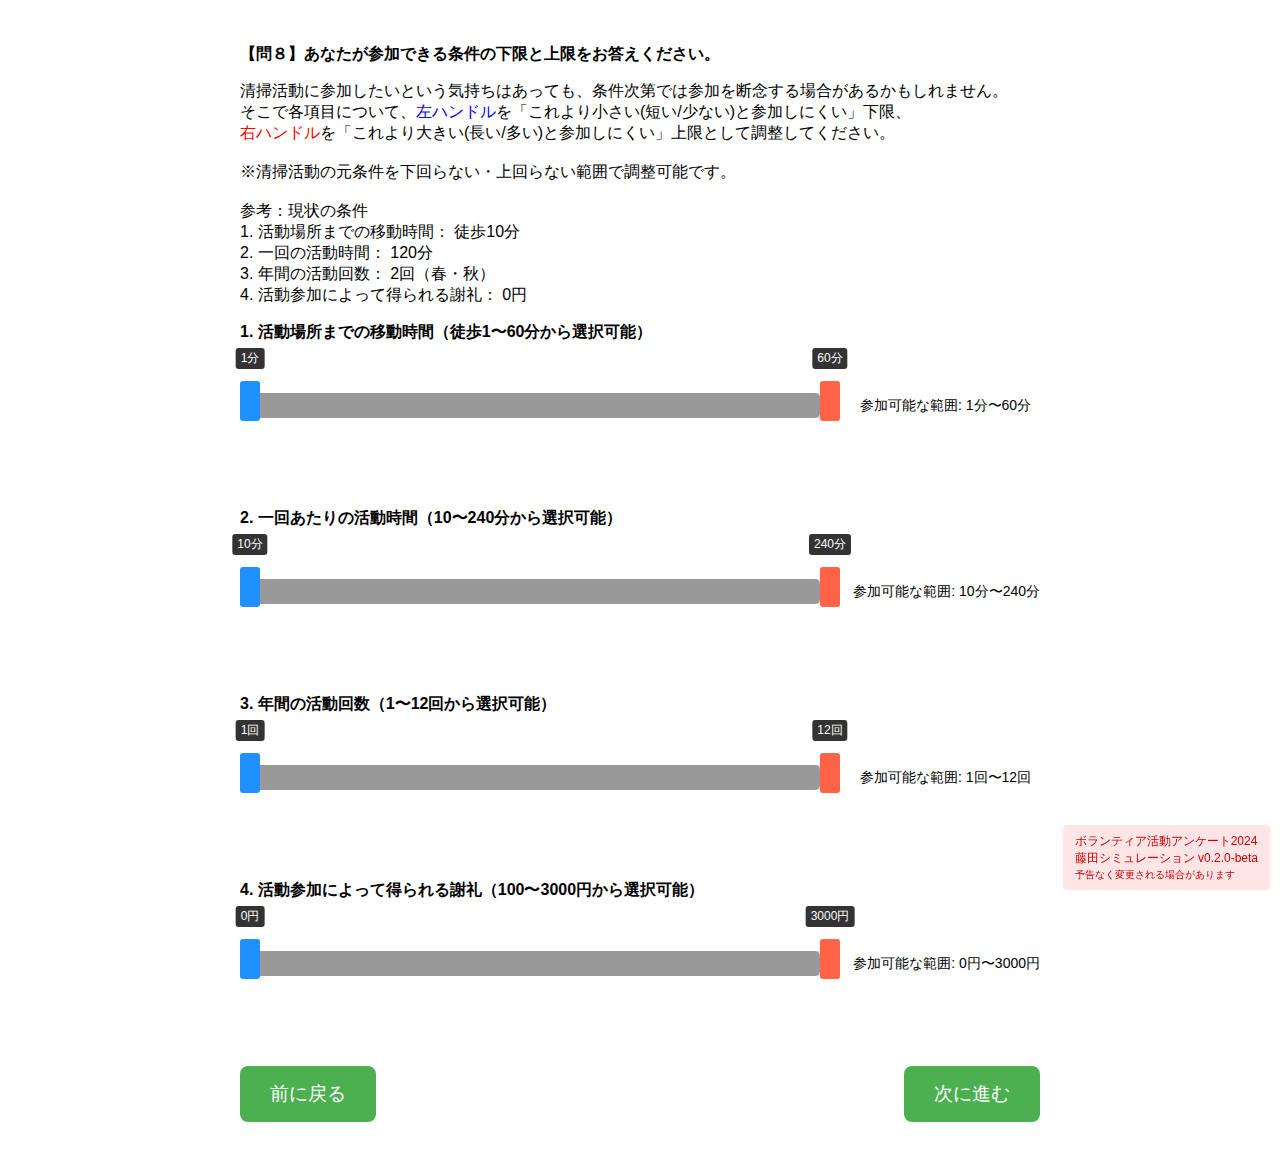
<file: page6_forSatisfaction.html>
<!DOCTYPE html>
<html lang="ja">
<head>
  <meta charset="UTF-8">
  <link rel="stylesheet" href="styles.css"> <!-- 共通CSSファイルをリンク -->
  <title>参加可能な下限と上限の確認（問6：参加）</title>
  <style>
    body {
      font-family: 'Arial', sans-serif;
      padding: 20px;
    }
    .page-container {
      max-width: 800px;
      margin: 0 auto;
    }

    .slider-label {
      margin-bottom: 50px; 
      font-weight: bold;
      font-size: 16px;
    }

    .slider-row {
      display: flex;
      align-items: center;
      margin-bottom: 90px; 
    }

    .slider-container {
      position: relative;
      width: 600px; 
      height: 25px; 
      background: #ddd;
      border-radius: 5px;
    }

    /* 左右ハンドルで色を変える */
    .slider-handle {
      position: absolute;
      width: 20px; 
      height: 40px; 
      cursor: grab;
      top: -12px; 
      border-radius: 3px;
      z-index: 2; /* ハンドルを前面に */
    }
    /* 左ハンドル(最小)を青系 */
    .left-handle {
      background: #1e90ff; 
    }
    /* 右ハンドル(最大)を赤系 */
    .right-handle {
      background: #ff6347; 
    }

    .slider-handle .handle-value {
      position: absolute;
      bottom: 100%;
      left: 50%;
      transform: translateX(-50%);
      background: #333;
      color: #fff;
      padding: 2px 5px;
      border-radius: 3px;
      white-space: nowrap;
      font-size: 12px;
      margin-bottom: 12px;
    }

    .range {
      position: absolute;
      height: 100%;
      background: #999;
      top: 0;
      border-radius: 5px;
      z-index: 1;
    }

    .slider-output {
      margin-left: 20px;
      white-space: nowrap;
      font-size: 14px;
    }

    .navigation {
      margin-top: 40px;
      display: flex;
      justify-content: space-between;
    }

    .selected-conditions {
      margin-top: 40px;
      font-size: 16px;
      line-height: 1.6;
      background: #f9f9f9;
      padding: 20px;
      border-radius: 5px;
    }
  </style>
</head>
<body>

<div class="page-container">
  <p><strong>【問８】あなたが参加できる条件の下限と上限をお答えください。</strong></p>
  <p>
    清掃活動に参加したいという気持ちはあっても、条件次第では参加を断念する場合があるかもしれません。<br>
    そこで各項目について、<span style="color:blue;">左ハンドル</span>を「これより小さい(短い/少ない)と参加しにくい」下限、<br>
    <span style="color:red;">右ハンドル</span>を「これより大きい(長い/多い)と参加しにくい」上限として調整してください。<br>
    <br>※清掃活動の元条件を下回らない・上回らない範囲で調整可能です。<br>

    <br>
    参考：現状の条件<br>
    1. 活動場所までの移動時間： 徒歩10分<br>
    2. 一回の活動時間： 120分<br>
    3. 年間の活動回数： 2回（春・秋）<br>
    4. 活動参加によって得られる謝礼： 0円
  </p>

  <!-- 1. 移動時間: 1〜60, ただし 1 と 5分刻み (2,3,4分は存在しない) -->
  <div class="slider-label">1. 活動場所までの移動時間（徒歩1〜60分から選択可能）</div>
  <div class="slider-row">
    <div class="slider-container">
      <div id="range1" class="range"></div>
      <div id="slider1-left"  class="slider-handle left-handle"><span class="handle-value"></span></div>
      <div id="slider1-right" class="slider-handle right-handle"><span class="handle-value"></span></div>
    </div>
    <div class="slider-output">参加可能な範囲: <span id="output1"></span></div>
  </div>

  <!-- 2. 作業時間: 10〜240 (10分刻み) -->
  <div class="slider-label">2. 一回あたりの活動時間（10〜240分から選択可能）</div>
  <div class="slider-row">
    <div class="slider-container">
      <div id="range2" class="range"></div>
      <div id="slider2-left"  class="slider-handle left-handle"><span class="handle-value"></span></div>
      <div id="slider2-right" class="slider-handle right-handle"><span class="handle-value"></span></div>
    </div>
    <div class="slider-output">参加可能な範囲: <span id="output2"></span></div>
  </div>

  <!-- 3. 年回数: 1〜12 (1回刻み) -->
  <div class="slider-label">3. 年間の活動回数（1〜12回から選択可能）</div>
  <div class="slider-row">
    <div class="slider-container">
      <div id="range3" class="range"></div>
      <div id="slider3-left"  class="slider-handle left-handle"><span class="handle-value"></span></div>
      <div id="slider3-right" class="slider-handle right-handle"><span class="handle-value"></span></div>
    </div>
    <div class="slider-output">参加可能な範囲: <span id="output3"></span></div>
  </div>

  <!-- 4. 謝礼: 100〜3000円 (100円刻み), 左端は0円固定 -->
  <div class="slider-label">4. 活動参加によって得られる謝礼（100〜3000円から選択可能）</div>
  <div class="slider-row">
    <div class="slider-container">
      <div id="range4" class="range"></div>
      <!-- 左は0円固定なのでドラッグを禁止する -->
      <div id="slider4-left"  class="slider-handle left-handle" style="left:0px; cursor: default;">
        <span class="handle-value">0円</span>
      </div>
      <div id="slider4-right" class="slider-handle right-handle"><span class="handle-value"></span></div>
    </div>
    <div class="slider-output">参加可能な範囲: <span id="output4"></span></div>
  </div>

  <div class="navigation">
    <button type="button" class="large-button" onclick="history.back()">前に戻る</button>
    <!-- 「次に進む」ボタンで confirm.html に値を渡す -->
    <button type="button" class="large-button" id="confirmButton">次に進む</button>
  </div>
</div>

<script>
// ▼ スライダ設定 ▼
/*
  移動時間: 1〜60, 特別ステップ:
    - 1分のみ特別
    - 5,10,15,...60 (5刻み)
  活動時間: 10〜240, 10分刻み
  回数: 1〜12, 1回刻み
  謝礼: 左端0円固定, 右は100円刻み(100〜3000)
  また, 左ハンドル <= original, 右ハンドル >= original を超えないよう制限
*/

// カスタムステップ: 移動時間
const distanceAllowedValues = [1,5,10,15,20,25,30,35,40,45,50,55,60];

const distanceRange = { 
  min:1, max:60, 
  original:10, 
  customStepForDistance:true // 特別: 1 or 5刻み
};

const timeRange   = { min:10,  max:240,  original:120, step:10  };
const countRange  = { min:1,   max:12,   original:2,   step:1   };
const payRange    = { min:100, max:3000, original:0,   step:100, paySpecial:true };

const sliders = [
  {
    left:'slider1-left',  right:'slider1-right', range:'range1',
    min: distanceRange.min, max: distanceRange.max,
    output:'output1', unit:'分',
    original: distanceRange.original,
    // 特殊ステップかどうか
    customStepForDistance:true,
    paySpecial:false
  },
  {
    left:'slider2-left',  right:'slider2-right', range:'range2',
    min: timeRange.min, max: timeRange.max,
    output:'output2', unit:'分',
    original: timeRange.original,
    step: timeRange.step,
    customStepForDistance:false,
    paySpecial:false
  },
  {
    left:'slider3-left',  right:'slider3-right', range:'range3',
    min: countRange.min, max: countRange.max,
    output:'output3', unit:'回',
    original: countRange.original,
    step: countRange.step,
    customStepForDistance:false,
    paySpecial:false
  },
  {
    left:'slider4-left',  right:'slider4-right', range:'range4',
    min: payRange.min, max: payRange.max,
    output:'output4', unit:'円',
    original: payRange.original,
    step: payRange.step,
    customStepForDistance:false,
    paySpecial:true // 左ハンドル0円固定
  }
];

document.addEventListener('DOMContentLoaded', ()=>{
  sliders.forEach(initSlider);
  document.getElementById('confirmButton').addEventListener('click', goToConfirm);
});

// ▼ ドラッグロジック ▼

// 移動時間だけ特別ステップ
function distanceStepRound(raw){
  // rawに最も近い値を distanceAllowedValues から選ぶ
  let best= distanceAllowedValues[0];
  let bestDiff= Math.abs(raw- best);
  for(const val of distanceAllowedValues){
    let diff= Math.abs(raw- val);
    if(diff< bestDiff){
      bestDiff= diff;
      best= val;
    }
  }
  return best;
}

// 一般ステップ
function stepRound(raw, step){
  return Math.round(raw/step)* step;
}

function initSlider(cfg){
  const leftH  = document.getElementById(cfg.left);
  const rightH = document.getElementById(cfg.right);
  const rangeElm= document.getElementById(cfg.range);
  const outElm = document.getElementById(cfg.output);

  const container= leftH.parentElement;
  const containerWidth= container.offsetWidth;
  const handleWidth   = leftH.offsetWidth;
  const availableWidth= containerWidth- handleWidth;

  let isDragging=false, currentHandle;
  let startX=0, startLeft=0;

  // px -> value
  function pxToValue(px){
    if(px<0) px=0;
    if(px> availableWidth) px= availableWidth;
    let ratio= px/ availableWidth;
    let raw= cfg.min + ratio*(cfg.max - cfg.min);

    if(cfg.customStepForDistance){
      // 特殊ルール(移動時間): 1 or 5刻み
      return distanceStepRound(raw);
    } else if(cfg.step){
      // 一般ステップ e.g. 10分, 1回, 100円
      return stepRound(raw, cfg.step);
    } else {
      // デフォルト(1刻み)
      return Math.round(raw);
    }
  }

  function valueToPx(val){
    if(val< cfg.min) val= cfg.min;
    if(val> cfg.max) val= cfg.max;
    let ratio= (val- cfg.min)/(cfg.max- cfg.min);
    return ratio* availableWidth;
  }

  // 初期位置: 左端= min, 右端= max
  // 謝礼左ハンドル(0円)だけleft=0px固定
  let leftPx= (cfg.paySpecial)? 0 : valueToPx(cfg.min);
  let rightPx= valueToPx(cfg.max);

  leftH.style.left= leftPx+'px';
  rightH.style.left= rightPx+'px';

  // 謝礼左ハンドルをドラッグ不可
  if(cfg.paySpecial){
    leftH.style.cursor='default';
    leftH.removeEventListener('mousedown', ()=>{});
  }

  updateRange(); // 初期表示

  [leftH,rightH].forEach(h=>{
    if(cfg.paySpecial && h=== leftH) return; // 謝礼左はドラッグ禁止

    h.addEventListener('mousedown',(e)=>{
      isDragging= true;
      currentHandle= h;
      startX= e.clientX;
      startLeft= parseFloat(h.style.left)||0;
      document.body.style.cursor='grabbing';
      document.addEventListener('mousemove', onMouseMove);
      document.addEventListener('mouseup',   onMouseUp);
    });
  });

  function onMouseMove(e){
    if(!isDragging) return;
    const dx= e.clientX- startX;
    const lPx= parseFloat(leftH.style.left)||0;
    const rPx= parseFloat(rightH.style.left)||0;

    if(currentHandle=== leftH){
      // 左ハンドル
      let newLeft= Math.max(0, Math.min(startLeft+dx, rPx- handleWidth));
      // 元の条件を超えない → pxToValue(newLeft) <= cfg.original
      let limitPx= valueToPx( (cfg.original< cfg.min)? cfg.min: cfg.original );
      if(newLeft> limitPx) newLeft= limitPx;

      leftH.style.left= newLeft+'px';
    } else {
      // 右ハンドル
      let newRight= Math.min(availableWidth, Math.max(startLeft+dx, lPx+ handleWidth));
      let limitPx= valueToPx( (cfg.original> cfg.max)? cfg.max: cfg.original );
      if(newRight< limitPx) newRight= limitPx;

      rightH.style.left= newRight+'px';
    }
    updateRange();
  }

  function onMouseUp(){
    isDragging= false;
    document.body.style.cursor='default';
    document.removeEventListener('mousemove', onMouseMove);
    document.removeEventListener('mouseup', onMouseUp);
  }

  function updateRange(){
    const lPx= parseFloat(leftH.style.left)||0;
    const rPx= parseFloat(rightH.style.left)|| availableWidth;

    rangeElm.style.left= lPx+'px';
    rangeElm.style.width=(rPx- lPx)+'px';

    let leftVal= (cfg.paySpecial)? 0 : pxToValue(lPx);
    let rightVal= pxToValue(rPx);

    let display;
    if(leftVal=== rightVal){
      display= leftVal + (cfg.unit||'');
    } else {
      display= leftVal + (cfg.unit||'') + '〜' + rightVal + (cfg.unit||'');
    }
    outElm.textContent= display;

    // 左表示
    if(cfg.paySpecial){
      leftH.querySelector('.handle-value').textContent= "0円";
    } else {
      leftH.querySelector('.handle-value').textContent= leftVal + (cfg.unit||'');
    }
    // 右表示
    rightH.querySelector('.handle-value').textContent= rightVal + (cfg.unit||'');
  }
}

// 「次に進む」で confirm.html に値を渡す
function goToConfirm(){
  // output1..output4
  const dist  = document.getElementById('output1').textContent || '';
  const time  = document.getElementById('output2').textContent || '';
  const count = document.getElementById('output3').textContent || '';
  const pay   = document.getElementById('output4').textContent || '';

  const paramObj = { dist, time, count, pay };
  const sp = new URLSearchParams(paramObj);
  location.href = 'confirm.html?' + sp.toString();
}
</script>
<div style="
  position: fixed; 
  right: 10px; 
  bottom: 10px; 
  background: rgba(255,0,0,0.1); 
  color: #c00; 
  padding: 8px 12px; 
  border-radius: 4px; 
  font-size: 12px; 
  z-index: 9999;">
  ボランティア活動アンケート2024<br>藤田シミュレーション v0.2.0-beta
  <br>
  <small>予告なく変更される場合があります</small>
</div>
</body>
</html>
</file>
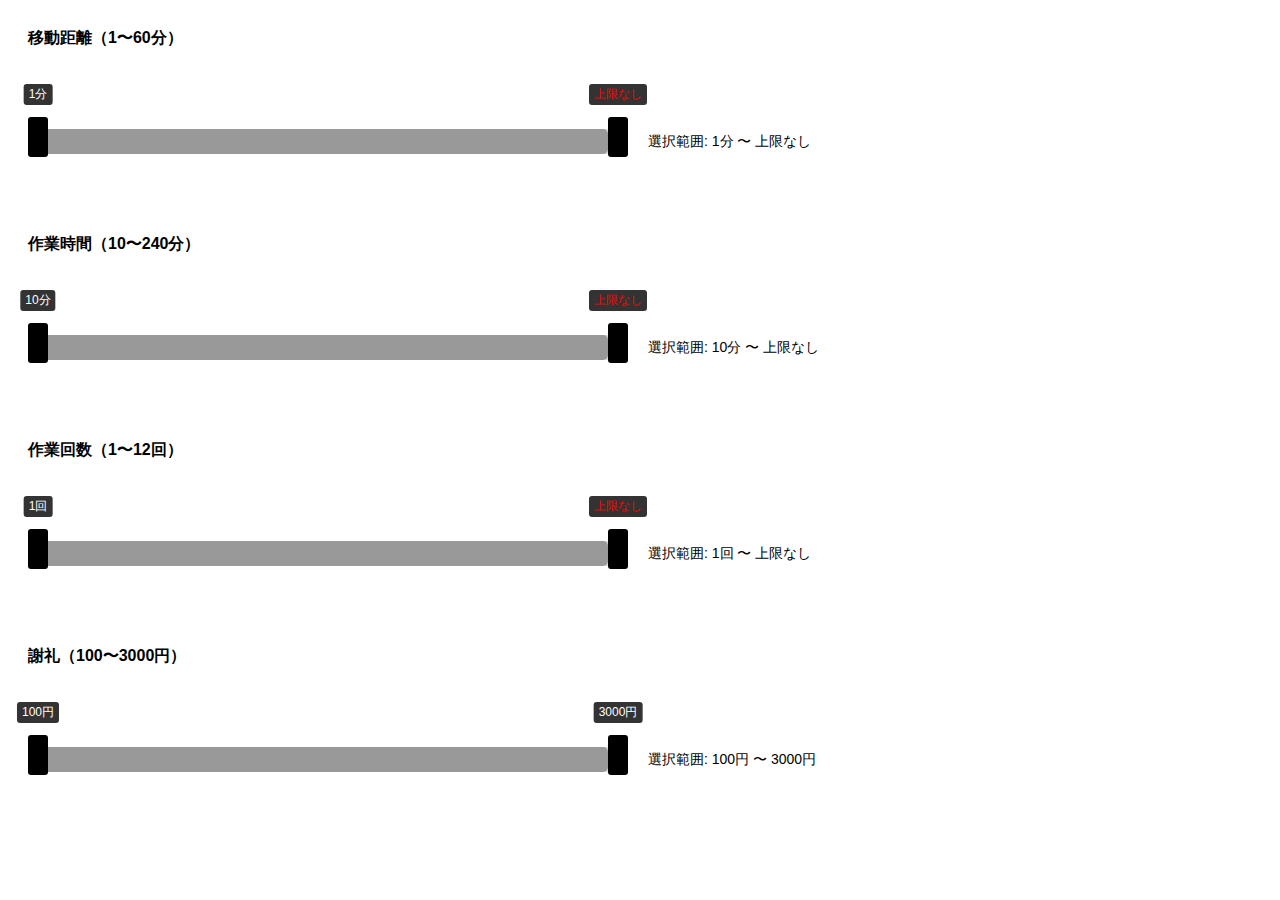
<file: slider_numberline.html>
<!DOCTYPE html>
<html lang="ja">
<head>
<meta charset="UTF-8">
<style>
  body {
    font-family: 'Arial', sans-serif;
    padding: 20px;
  }

  .slider-label {
    margin-bottom: 80px; /* 見出しとスライダの間隔を広く */
    font-weight: bold;
    font-size: 16px;
  }

  .slider-row {
    display: flex;
    align-items: center;
    margin-bottom: 80px; /* 行間を広げる */
  }

  .slider-container {
    position: relative;
    width: 600px; /* 横幅 */
    height: 25px; 
    background: #ddd;
    border-radius: 5px;
  }

  .slider-handle {
    position: absolute;
    width: 20px; 
    height: 40px; 
    background: #000;
    cursor: grab;
    top: -12px; /* ハンドルをバー中央に */
    border-radius: 3px;
  }

  .slider-handle .handle-value {
    position: absolute;
    bottom: 100%;
    left: 50%;
    transform: translateX(-50%);
    background: #333;
    color: #fff;
    padding: 2px 5px;
    border-radius: 3px;
    white-space: nowrap;
    font-size: 12px;
    margin-bottom: 12px;
  }

  .handle-value.unlimited {
    color: red; /* 上限なしのときは赤字表示で強調 */
  }

  .range {
    position: absolute;
    height: 100%;
    background: #999;
    top: 0;
    border-radius: 5px;
  }

  .slider-output {
    margin-left: 20px;
    white-space: nowrap;
    font-size: 14px;
  }
</style>
</head>
<body>

<div class="slider-label">移動距離（1〜60分）</div>
<div class="slider-row">
  <div class="slider-container">
    <div id="range1" class="range"></div>
    <div id="slider1-left" class="slider-handle">
      <span class="handle-value"></span>
    </div>
    <div id="slider1-right" class="slider-handle">
      <span class="handle-value"></span>
    </div>
  </div>
  <div class="slider-output">
    選択範囲: <span id="output1"></span>
  </div>
</div>

<div class="slider-label">作業時間（10〜240分）</div>
<div class="slider-row">
  <div class="slider-container">
    <div id="range2" class="range"></div>
    <div id="slider2-left" class="slider-handle">
      <span class="handle-value"></span>
    </div>
    <div id="slider2-right" class="slider-handle">
      <span class="handle-value"></span>
    </div>
  </div>
  <div class="slider-output">
    選択範囲: <span id="output2"></span>
  </div>
</div>

<div class="slider-label">作業回数（1〜12回）</div>
<div class="slider-row">
  <div class="slider-container">
    <div id="range3" class="range"></div>
    <div id="slider3-left" class="slider-handle">
      <span class="handle-value"></span>
    </div>
    <div id="slider3-right" class="slider-handle">
      <span class="handle-value"></span>
    </div>
  </div>
  <div class="slider-output">
    選択範囲: <span id="output3"></span>
  </div>
</div>

<div class="slider-label">謝礼（100〜3000円）</div>
<div class="slider-row">
  <div class="slider-container">
    <div id="range4" class="range"></div>
    <div id="slider4-left" class="slider-handle">
      <span class="handle-value"></span>
    </div>
    <div id="slider4-right" class="slider-handle">
      <span class="handle-value"></span>
    </div>
  </div>
  <div class="slider-output">
    選択範囲: <span id="output4"></span>
  </div>
</div>

<script>
    const snapThreshold = 10; // 右端10pxで上限なしへスナップ

    const distanceAllowedValues = [1,5,10,15,20,25,30,35,40,45,50,55,60];

    const sliders = [
        { left: 'slider1-left', right: 'slider1-right', range: 'range1', min: 1, max: 60, output: 'output1', unit: '分', unlimited: true, customStep: 'distance' },
        { left: 'slider2-left', right: 'slider2-right', range: 'range2', min: 10, max: 240, output: 'output2', unit: '分', unlimited: true, step: 10 },
        { left: 'slider3-left', right: 'slider3-right', range: 'range3', min: 1, max: 12, output: 'output3', unit: '回', unlimited: true, step: 1 },
        { left: 'slider4-left', right: 'slider4-right', range: 'range4', min: 100, max: 3000, output: 'output4', unit: '円', unlimited: false, step: 100 }
    ];

    function makeDraggable(sliderConfig) {
        const leftSlider = document.getElementById(sliderConfig.left);
        const rightSlider = document.getElementById(sliderConfig.right);
        const range = document.getElementById(sliderConfig.range);
        const output = document.getElementById(sliderConfig.output);
        const container = leftSlider.parentElement;

        const containerWidth = container.clientWidth;
        const handleWidth = leftSlider.offsetWidth;
        const availableWidth = containerWidth - handleWidth;

        let isDragging = false, currentSlider;
        let startX = 0, startLeft = 0;

        function stepRound(value) {
            if (sliderConfig.customStep === 'distance') {
                // 移動距離用の特別な丸め処理
                let closest = distanceAllowedValues[0];
                let minDiff = Math.abs(value - closest);
                for (let v of distanceAllowedValues) {
                    let diff = Math.abs(value - v);
                    if (diff < minDiff) {
                        minDiff = diff;
                        closest = v;
                    }
                }
                return closest;
            } else {
                // 通常のstep処理
                let stepped = Math.round((value - sliderConfig.min) / sliderConfig.step) * sliderConfig.step + sliderConfig.min;
                // 範囲外ならクランプ
                if (stepped > sliderConfig.max) stepped = sliderConfig.max;
                if (stepped < sliderConfig.min) stepped = sliderConfig.min;
                return stepped;
            }
        }

        function positionToValue(pos) {
            const ratio = pos / availableWidth;
            let value = sliderConfig.min + (sliderConfig.max - sliderConfig.min) * ratio;
            return stepRound(value);
        }

        function isRightAtMaxPos(pos) {
            return Math.abs(pos - availableWidth) < 0.0001;
        }

        function updateRange() {
            const leftPos = parseFloat(leftSlider.style.left) || 0;
            const rightPos = parseFloat(rightSlider.style.left) || availableWidth;

            range.style.left = `${leftPos}px`;
            range.style.width = `${rightPos - leftPos}px`;

            const leftVal = positionToValue(leftPos);
            const rightVal = positionToValue(rightPos);

            let rightValText;
            let rightHandleValueElem = rightSlider.querySelector('.handle-value');
            if (sliderConfig.unlimited) {
                if (isRightAtMaxPos(rightPos)) {
                    rightValText = "上限なし";
                    // 上限なし時はテキスト色変え
                    rightHandleValueElem.classList.add('unlimited');
                } else {
                    rightValText = `${rightVal}${sliderConfig.unit}`;
                    rightHandleValueElem.classList.remove('unlimited');
                }
            } else {
                rightValText = `${rightVal}${sliderConfig.unit}`;
                rightHandleValueElem.classList.remove('unlimited');
            }

            if (sliderConfig.unlimited && rightValText === "上限なし") {
                output.textContent = `${leftVal}${sliderConfig.unit} 〜 上限なし`;
            } else {
                output.textContent = `${leftVal}${sliderConfig.unit} 〜 ${rightValText}`;
            }

            leftSlider.querySelector('.handle-value').textContent = `${leftVal}${sliderConfig.unit}`;
            rightHandleValueElem.textContent = rightValText;
        }

        function onMouseMove(e) {
            if (!isDragging) return;
            const dx = e.clientX - startX;
            const leftPos = parseFloat(leftSlider.style.left) || 0;
            const rightPos = parseFloat(rightSlider.style.left) || availableWidth;

            if (currentSlider === leftSlider) {
                const newLeft = Math.max(0, Math.min(startLeft + dx, rightPos - handleWidth));
                leftSlider.style.left = `${newLeft}px`;
            } else if (currentSlider === rightSlider) {
                let newLeft = Math.min(availableWidth, Math.max(startLeft + dx, leftPos + handleWidth));
                // unlimitedの場合、右端近くでスナップ
                if (sliderConfig.unlimited) {
                    if (newLeft > (availableWidth - snapThreshold)) {
                        newLeft = availableWidth;
                    }
                }
                rightSlider.style.left = `${newLeft}px`;
            }
            updateRange();
        }

        function onMouseUp() {
            isDragging = false;
            document.body.style.cursor = 'default';
            document.removeEventListener('mousemove', onMouseMove);
            document.removeEventListener('mouseup', onMouseUp);
        }

        [leftSlider, rightSlider].forEach(slider => {
            slider.addEventListener('mousedown', (e) => {
                isDragging = true;
                currentSlider = slider;
                startX = e.clientX;
                startLeft = parseFloat(slider.style.left) || 0;
                document.body.style.cursor = 'grabbing';
                document.addEventListener('mousemove', onMouseMove);
                document.addEventListener('mouseup', onMouseUp);
            });
        });

        leftSlider.style.left = `0px`;
        rightSlider.style.left = `${availableWidth}px`;
        updateRange();
    }

    document.addEventListener('DOMContentLoaded', () => {
        sliders.forEach(makeDraggable);
    });
</script>

</body>
</html>
</file>
<file: styles.css>
/* styles.css */

body {
    font-family: 'Arial', sans-serif;
    padding: 20px;
  }
  .page-container {
    max-width: 600px;
    margin: 0 auto;
  }
  .navigation {
    margin-top: 40px;
    display: flex;
    justify-content: space-between;
  }
  
  .question {
    margin-top: 20px;
  }
  .question-label {
    font-weight: bold;
    margin-bottom: 10px;
    display: block;
  }
  
  .options {
    margin: 10px 0;
  }
  
  .option-item {
    margin-bottom: 5px;
  }
  .option-item input[type="text"] {
    margin-left: 5px;
    width: 150px;
  }
  
  /* ボタンを大きくするための共通クラス */
  .large-button {
    font-size: 1.2em; /* フォントサイズを大きく */
    padding: 15px 30px; /* パディングを増やしてボタン自体を大きく */
    border-radius: 8px; /* 角を丸くする（オプション） */
    background-color: #4CAF50; /* 背景色（お好みで変更可） */
    color: white; /* テキスト色 */
    border: none; /* ボーダーをなくす */
    cursor: pointer; /* ホバー時にポインターに */
    transition: background-color 0.3s ease, transform 0.2s ease; /* ホバー時のアニメーション */
  }
  
  /* ボタンホバー時の効果 */
  .large-button:hover {
    background-color: #45a049; /* ホバー時の背景色 */
    transform: scale(1.05); /* ホバー時にボタンを少し大きく */
  }
  
  /* レスポンシブデザインの調整 */
  @media (max-width: 768px) {
    .large-button {
      width: 100%; /* 小さい画面ではボタンを幅いっぱいに */
      padding: 12px 0; /* パディングを調整 */
      font-size: 1em; /* フォントサイズを調整 */
    }
  }
  
  /* フォーカススタイルの追加（オプション） */
  .large-button:focus {
    outline: 3px solid #555; /* フォーカス時のアウトラインを追加 */
  }
  /* styles.css */

/* 既存のスタイル... */

/* 小さなテキスト用クラス */
.small-text {
  font-size: 0.8em; /* 必要に応じて調整可能 */
}
</file>
